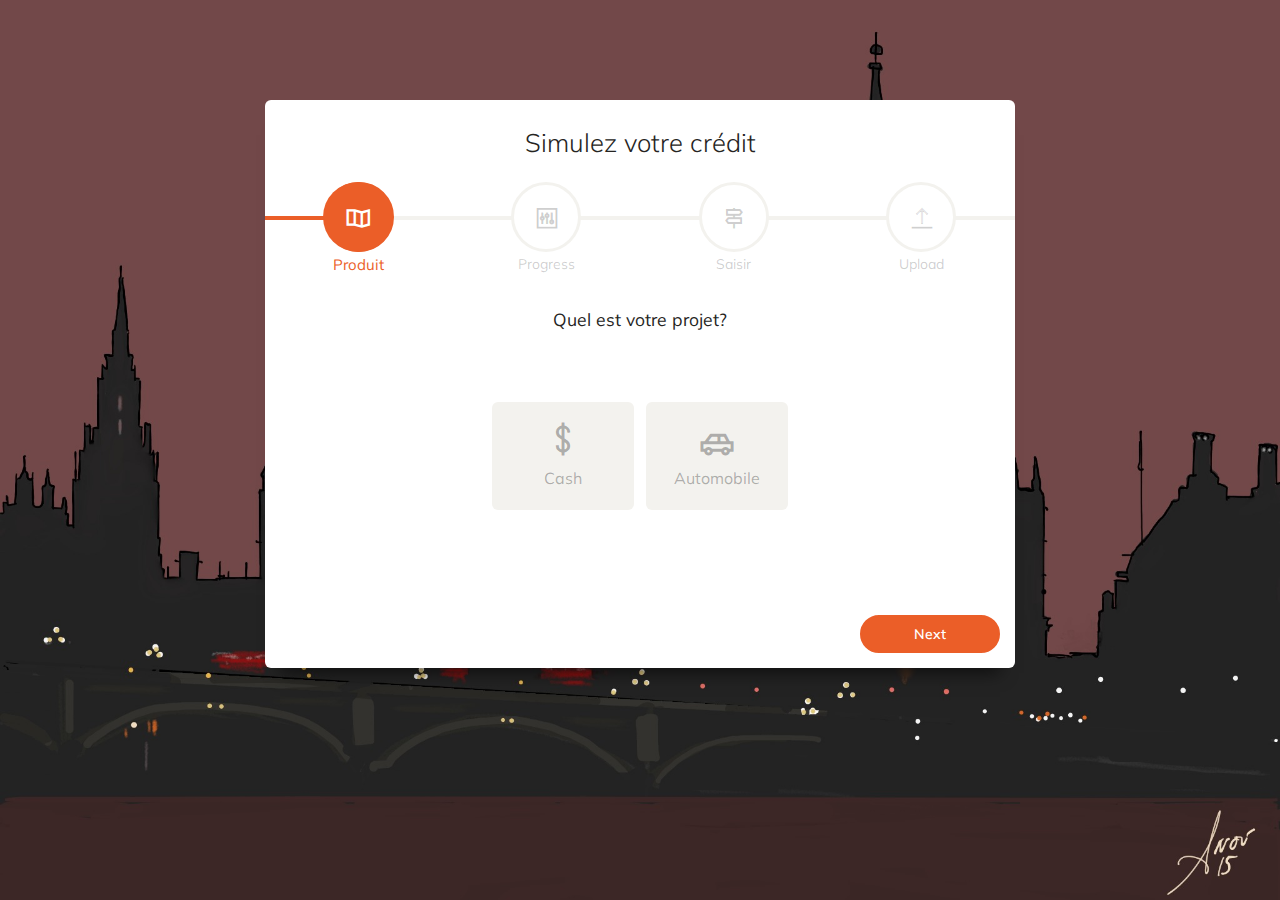
<file: index.html>
<!doctype html>
<html lang="en">

<head>
	<meta charset="utf-8" />
	<meta http-equiv="X-UA-Compatible" content="IE=edge,chrome=1" />
	<link rel="apple-touch-icon" sizes="76x76" href="assets/img/apple-icon.png" />
	<link rel="icon" type="image/png" href="assets/img/favicon.png" />
	<title>Salafin</title>

	<meta content='width=device-width, initial-scale=1.0, maximum-scale=1.0, user-scalable=0' name='viewport' />
	<meta name="viewport" content="width=device-width" />

	<!-- Canonical SEO -->
	<link rel="canonical" href="https://www.creative-tim.com/product/paper-bootstrap-wizard" />

	<meta name="keywords"
		content="wizard, bootstrap wizard, creative tim, long forms, 3 step wizard, sign up wizard, beautiful wizard, long forms wizard, wizard with validation, paper design, paper wizard bootstrap, bootstrap paper wizard">
	<meta name="description"
		content="Paper Bootstrap Wizard is a fully responsive wizard that is inspired by our famous Paper Kit  and comes with 3 useful examples and 5 colors.">

	<!-- Schema.org markup for Google+ -->
	<meta itemprop="name" content="Paper Bootstrap Wizard by Creative Tim">
	<meta itemprop="description"
		content="Paper Bootstrap Wizard is a fully responsive wizard that is inspired by our famous Paper Kit  and comes with 3 useful examples and 5 colors.">
	<meta itemprop="image" content="https://s3.amazonaws.com/creativetim_bucket/products/49/opt_pbw_thumbnail.jpg">


	<!-- CSS Files -->
	<!-- <link rel="stylesheet" href="https://stackpath.bootstrapcdn.com/bootstrap/4.4.1/css/bootstrap.min.css" integrity="sha384-Vkoo8x4CGsO3+Hhxv8T/Q5PaXtkKtu6ug5TOeNV6gBiFeWPGFN9MuhOf23Q9Ifjh" crossorigin="anonymous"> -->
	<link href="assets/css/bootstrap.min.css" rel="stylesheet" />
	<link href="assets/css/paper-bootstrap-wizard.css" rel="stylesheet" />
	<link rel="stylesheet" href="rangestyle.css">

	<!-- CSS Just for demo purpose, don't include it in your project -->
	<link href="assets/css/demo.css" rel="stylesheet" />

	<!-- Fonts and Icons -->
	<link href="https://netdna.bootstrapcdn.com/font-awesome/4.4.0/css/font-awesome.css" rel="stylesheet">
	<link href='https://fonts.googleapis.com/css?family=Muli:400,300' rel='stylesheet' type='text/css'>
	<link href="assets/css/themify-icons.css" rel="stylesheet">
</head>

<body>
 
	<div class="image-container set-full-height" style="background-image: url('assets/img/paper-2.jpeg')">

		<!--   Big container   -->
		<div class="container">
			<div class="row">
				<div class="col-sm-8 col-sm-offset-2">

					<!--      Wizard container        -->
					<div class="wizard-container">
						<div class="card wizard-card" data-color="red" id="wizard">
							<form action="" method="">
								<!--        You can switch " data-color="green" "  with one of the next bright colors: "blue", "azure", "orange", "red"       -->

								<div class="wizard-header">
									<h3 class="wizard-title">Simulez votre crédit</h3>
								</div>
								<div class="wizard-navigation">
									<div class="progress-with-circle">
										<div class="progress-bar" role="progressbar" aria-valuenow="1" aria-valuemin="1"
											aria-valuemax="4" style="width: 15%;"></div>
									</div>
									<ul>
										<li>
											<a href="#tap1" data-toggle="tab">
												<div class="icon-circle">
													<i class="ti-map"></i>
												</div>
												Produit
											</a>
										</li>
										<li>
											<a href="#tap2" data-toggle="tab">
												<div class="icon-circle">
													<i class="ti-panel"></i>
												</div>

												Progress
											</a>
										</li>
										<li>
											<a href="#tap3" data-toggle="tab">
												<div class="icon-circle">
													<i class="ti-direction-alt"></i>
												</div>
												Saisir
											</a>
										</li>
										<li>
											<a href="#tap4" data-toggle="tab">
												<div class="icon-circle">
													<i class="ti-upload"></i>
												</div>
												Upload
											</a>
										</li>

										</li>
									</ul>
								</div>
								<div class="tab-content">
									<div class="tab-pane" id="tap1">
										<h5 class="info-text">Quel est votre projet? </h5>
										<div class="row">
											<div class="col-sm-8 col-sm-offset-2">
												<div class="col-sm-4 col-sm-offset-2">
													<div class="choice" data-toggle="wizard-checkbox">
														<input type="checkbox" name="jobb" value="Design">
														<div class="card card-checkboxes card-hover-effect">
															<i class="ti-money"></i>
															<p>Cash</p>
														</div>
													</div>
												</div>
												<div class="col-sm-4">
													<div class="choice" data-toggle="wizard-checkbox">
														<input type="checkbox" name="jobb" value="Design">
														<div class="card card-checkboxes card-hover-effect">
															<i class="ti-car"></i>
															<p>Automobile</p>
														</div>
													</div>
												</div>
											</div>
										</div>
									</div>
									<div class="tab-pane" id="tap2">
										<div class="row">

											<div class="form-group  mr-tp2">

												<div class="form-group">
													 
													<select class="form-control" id="exampleFormControlSelect1">
														<option disabled="" selected="">- Dites-nous qui vous êtes -</option>
														<option>Fonctionnaire</option>
														<option>Salarié </option>
													</select>
												  </div>
											 
											</div>


											<div class="col-sm-12">
												<div class="vertically-stacked-slider">
													<label for="exampleFormControlSelect1">MONTANT SOUHAITÉ </label>
													<label for="" class="elem-right" > 0.00 <span></span> dh</label>
													<input type="range" value="25">
												</div>
												<div class="vertically-stacked-slider">
													<label for=""> MENSUALITÉ</label>
													<label for="" class="elem-right" > 0.00<span></span> dh</label>
													<input type="range" value="25">
												</div>
												<div class="vertically-stacked-slider">
													<label class="col-ms-9" > OU DURÉE</label>
													<label for="" class="elem-right" > <span></span> moins</label>
													<input type="range" value="25">
												</div>
											</div>

										</div>
									</div>

									<div class="tab-pane" id="tap3">

										<div class="row">
											<div class="mr-tp2">
												<div class="form-group">
													<label>Crédit en cour</label>
													<input type="text" class="form-control" id="exampleInputEmail1"
														placeholder="Ex : 1000">
												</div>
											</div>

											<div class="mr-tp2">
												<div class="form-group">
													<label>Nombre de personne </label>
													<select class="form-control">
														<option disabled="" selected="">- 0 -</option>
														<option>1</option>
														<option>2</option>
														<option>3</option>
														<option>4</option>
														<option>5</option>
														<option>7</option>
														<option>8</option>
														<option>9</option>
														<option>10</option>

													</select>
												</div>
											</div>
											<div class="mr-tp2">
												<div class="form-group">
													<label>Rien!!</label>
													<input type="text" class="form-control" id="exampleInputEmail1"
														placeholder="rien §§§§">
												</div>
											</div>
											<div class="mr-tp2">
												<div class="form-group">
													<label>Rien!!</label>
													<input type="text" class="form-control" id="exampleInputEmail1"
														placeholder="rien §§§§">
												</div>
											</div>
										</div>
									</div>
									<div class="tab-pane" id="tap4">
										<div class="row">
											<div class="mr-tp2">
												<div class="form-group">
													<input type="file" id="real-file"  accept="image/*"
														class="invisible" />
													<button class="col-sm-5 col-sm-offset-2" type="button" id="custom-button">TAKE A PICTURE</button>
													<span id="custom-text">No file chosen, yet.</span>
												</div>

											</div>
											<div class="mr-tp2">
												<div class="form-group">
													<input type="file" id="real-file"  accept=".pdf"
														class="invisible" />
													<button class="col-sm-5 col-sm-offset-2" type="button" id="custom-button">CHOOSE A FILE</button>
													<span id="custom-text">No file chosen, yet.</span>
												</div>

											</div>




										</div>
									</div>
								</div>


								<!-- button  -->
								<div class="wizard-footer">
									<div class="pull-right">
										<input type='button' class='btn btn-next btn-fill btn-danger btn-wd' name='next'
											value='Next' />
										<input type='button' class='btn btn-finish btn-fill btn-danger btn-wd'
											name='finish' value='Finish' />
									</div>

									<div class="pull-left">
										<input type='button' class='btn btn-previous btn-default btn-wd' name='previous'
											value='Previous' />
									</div>
									<div class="clearfix"></div>
								</div>

							</form>
						</div>
					</div> <!-- wizard container -->
				</div>
			</div> <!-- row -->
		</div> <!--  big container -->



	</div>
 

</body>

<!--   Core JS Files   -->
<script src="assets/js/jquery-2.2.4.min.js" type="text/javascript"></script>
<script src="assets/js/bootstrap.min.js" type="text/javascript"></script>
<script src="assets/js/jquery.bootstrap.wizard.js" type="text/javascript"></script>

<!--  Plugin for the Wizard -->
<script src="assets/js/demo.js" type="text/javascript"></script>
<script src="assets/js/paper-bootstrap-wizard.js" type="text/javascript"></script>

<!--  More information about jquery.validate here: https://jqueryvalidation.org/	 -->
<script src="assets/js/jquery.validate.min.js" type="text/javascript"></script>

 
</html>
</file>
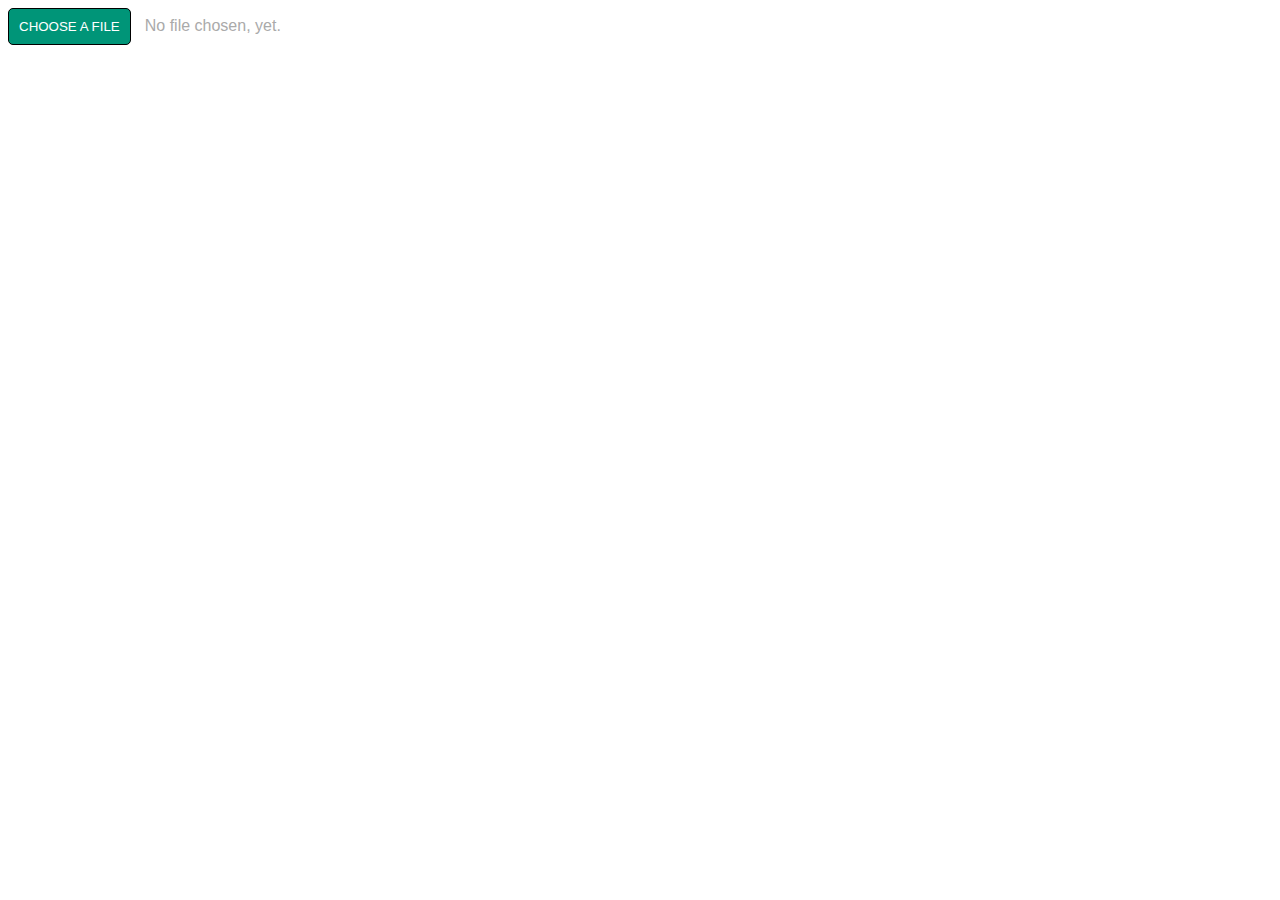
<file: input.html>
<!DOCTYPE html>
<html lang="en">

<head>
    <meta charset="UTF-8" />
    <meta http-equiv="X-UA-Compatible" content="IE=edge" />
    <meta name="viewport" content="width=device-width, initial-scale=1.0" />
    <title>Document</title>
    <style>
        #custom-button {
            padding: 10px;
            color: white;
            background-color: #009578;
            border: 1px solid #000;
            border-radius: 5px;
            cursor: pointer;
        }

        #custom-button:hover {
            background-color: #00b28f;
        }

        #custom-text {
            margin-left: 10px;
            font-family: sans-serif;
            color: #aaa;
        }
    </style>


</head>

<body>
    <input type="file" id="real-file" hidden="hidden"  accept=".pdf"/>
    <button type="button" id="custom-button">CHOOSE A FILE</button>
    <span id="custom-text">No file chosen, yet.</span>

    <script>
        const realFileBtn = document.getElementById("real-file");
        const customBtn = document.getElementById("custom-button");
        const customTxt = document.getElementById("custom-text");

        customBtn.addEventListener("click", function () {
            realFileBtn.click();
        });

        realFileBtn.addEventListener("change", function () {
            if (realFileBtn.value) {
                customTxt.innerHTML = realFileBtn.value.match(
                    /[\/\\]([\w\d\s\.\-\(\)]+)$/
                )[1];
            } else {
                customTxt.innerHTML = "No file chosen, yet.";
            }
        });
    </script>
</body>

</html>
</file>
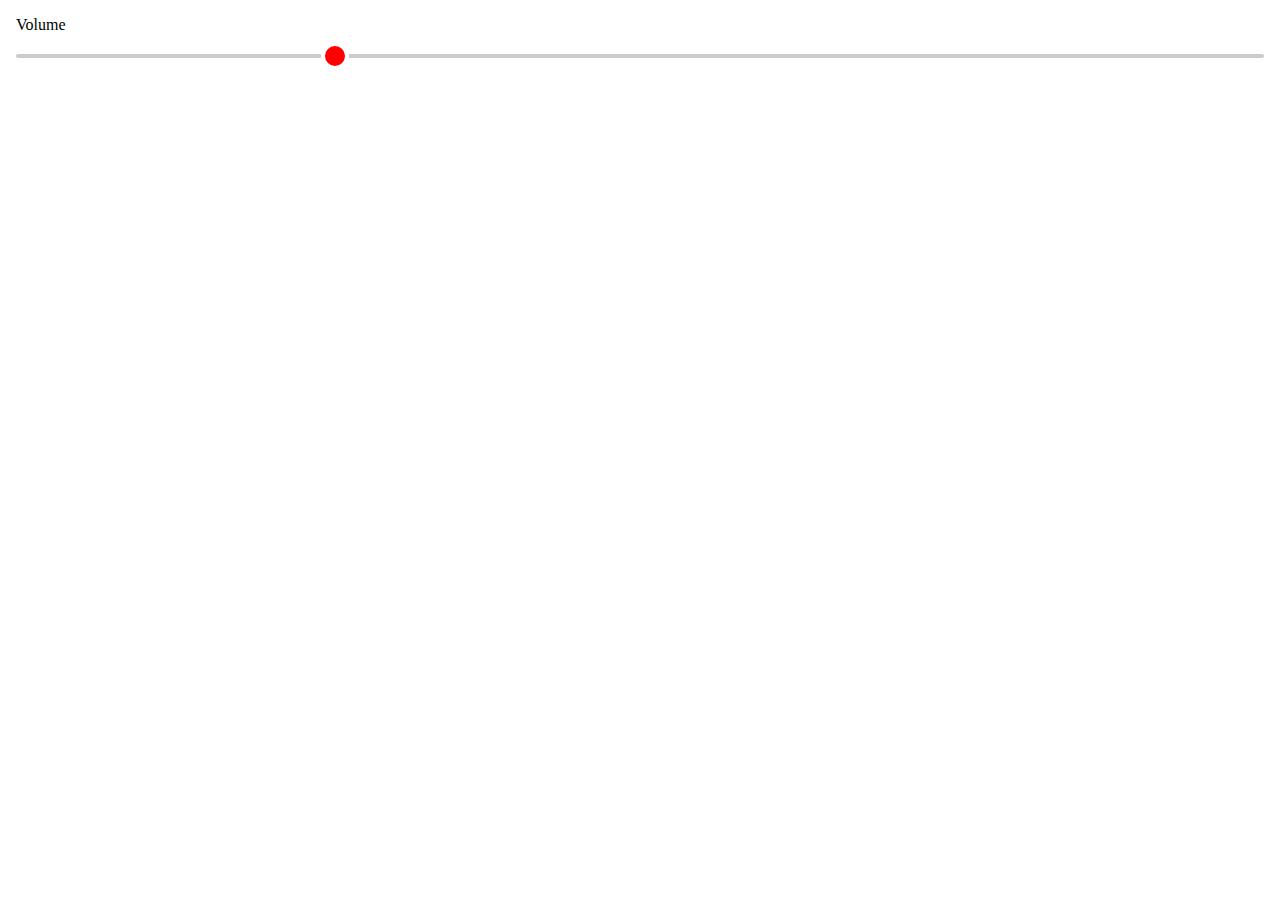
<file: test.html>
<!DOCTYPE html>
<html lang="en">
  <head>
    <meta charset="UTF-8" />
    <meta http-equiv="X-UA-Compatible" content="IE=edge" />
    <meta name="viewport" content="width=device-width, initial-scale=1.0" />
    <title>Document</title>

    <style>
        /*
    thumbHeight = 20px,
    thumbBorderWidth = 4px,
    trackColor = #ccc,
    activeTrackColor = #777,
    trackHeight = 4px,
    thumbColor = red,
    activeThumbColor = darkOrange
  */

input[type="range"] {
    width: 100%;
    height: 28px; /* thumbHeight + (2 x thumbBorderWidth)*/
    -webkit-appearance: none; /*remove the line*/
    outline: none;
    /*background-color:cyan;*/
    border: 0; /*for firefox on android*/
    padding: 0 8px; /*for IE*/
    margin: 8px 0;
}

/*chrome and opera*/
input[type="range"]::-webkit-slider-runnable-track {
    background: #ccc; /*trackColor*/
    height: 4px; /*trackHeight*/
    border-radius: 4px; /*trackHeight*/
    transition: 0.3s;
}

input[type="range"]:hover::-webkit-slider-runnable-track,
input[type="range"]:focus::-webkit-slider-runnable-track {
    background: #777; /*activeTrackColor*/
}

input[type="range"]::-webkit-slider-thumb {
    -webkit-appearance: none;
    background: red; /*thumbColor*/
    width: 28px; /* thumbHeight + (2 x thumbBorderWidth)*/
    height: 28px; /* thumbHeight + (2 x thumbBorderWidth)*/
    border-radius: 50%;
    margin-top: -12px; /* -[thumbHeight + (2 x thumbBorderWidth) - trackHeight]/2*/
    cursor: pointer;
    border: 4px solid #fff; /*border-width should be equal to thumbBorderWidth if you want same border width across all browsers and border-color should match the background*/
    transition: 0.3s;
}

input[type="range"]:hover::-webkit-slider-thumb,
input[type="range"]:focus::-webkit-slider-thumb {
    background: darkOrange; /*activeThumbColor*/
}

/*firefox*/
input[type="range"]::-moz-focus-outer {
    border: 0;
}

input[type="range"]::-moz-range-track {
    background: #ccc; /*trackColor*/
    height: 4px; /*trackHeight*/
    border-radius: 4px; /*trackHeight*/
    /*background isn't animatable, so can't use transition*/
}

input[type="range"]:hover::-moz-range-track,
input[type="range"]:focus::-moz-range-track {
    background: #777; /*activeTrackColor*/
}

input[type="range"]::-moz-range-thumb {
    background: red; /*thumbColor*/
    width: 20px; /*thumbHeight*/
    height: 20px; /*thumbHeight*/
    border-radius: 50%;
    cursor: pointer;
    border: 4px solid #fff; /*border-width = thumbBorderWidth, border-color should match the background*/
}

input[type="range"]:hover::-moz-range-thumb,
input[type="range"]:focus::-moz-range-thumb {
    background: darkOrange; /*activeThumbColor*/
}

input[type="range"]::-moz-range-progress {
    background: red; /*thumbColor*/
    border-radius: 4px; /*trackHeight*/
    height: 4px; /*trackHeight*/
}

input[type="range"]:hover::-moz-range-progress,
input[type="range"]:focus::-moz-range-progress {
    background: darkOrange; /*activeThumbColor*/
}

/*edge and IE*/
input[type="range"]::-ms-track {
    background: #ccc; /*trackColor*/
    height: 4px; /*trackHeight*/
    border-radius: 4px; /*trackHeight*/
    border: none;
    color: transparent;
}

input[type="range"]:hover::-ms-track,
input[type="range"]:focus::-ms-track {
    background: #777; /*activeTrackColor*/
}

input[type="range"]::-ms-thumb {
    background: red; /*thumbColor*/
    width: 20px; /*thumbHeight*/
    height: 20px; /*thumbHeight*/
    border-radius: 50%;
    border: none;
    margin: 0 4px 0; /*0 thumbBorderWidth 0*/
    box-shadow: 0 0 0 4px #fff; /*0 0 0 thumbBorderWidth #fff, box-shadow color should match the background*/
    /*cursor:pointer; doesn't work*/
}

input[type="range"]:hover::-ms-thumb,
input[type="range"]:focus::-ms-thumb {
    background: darkOrange; /*activeThumbColor*/
}

input[type="range"]::-ms-tooltip {
    display: none; /*tooltip makes thumb sliding lagy*/
}

input[type="range"]::-ms-fill-lower {
    background: red; /*thumbColor*/
    border-radius: 4px; /*trackHeight*/
}

input[type="range"]:hover::-ms-fill-lower,
input[type="range"]:focus::-ms-fill-lower {
    background: darkOrange; /*activeThumbColor*/
}

.vertically-stacked-slider {
    padding: 8px;
}

.vertically-stacked-slider > input[type="range"] {
    padding: 0;
}

.horizontally-stacked-slider {
    display: flex;
    align-items: center;
}

 

.horizontally-stacked-slider > input[type="range"] {
    flex: 1;
}



    </style>
  </head>
 
  <body>
 
    

    <div class="vertically-stacked-slider">
        Volume
        <input type="range" value="25">
    </div>
    
  
    
  
    
  </body>
</html>
</file>
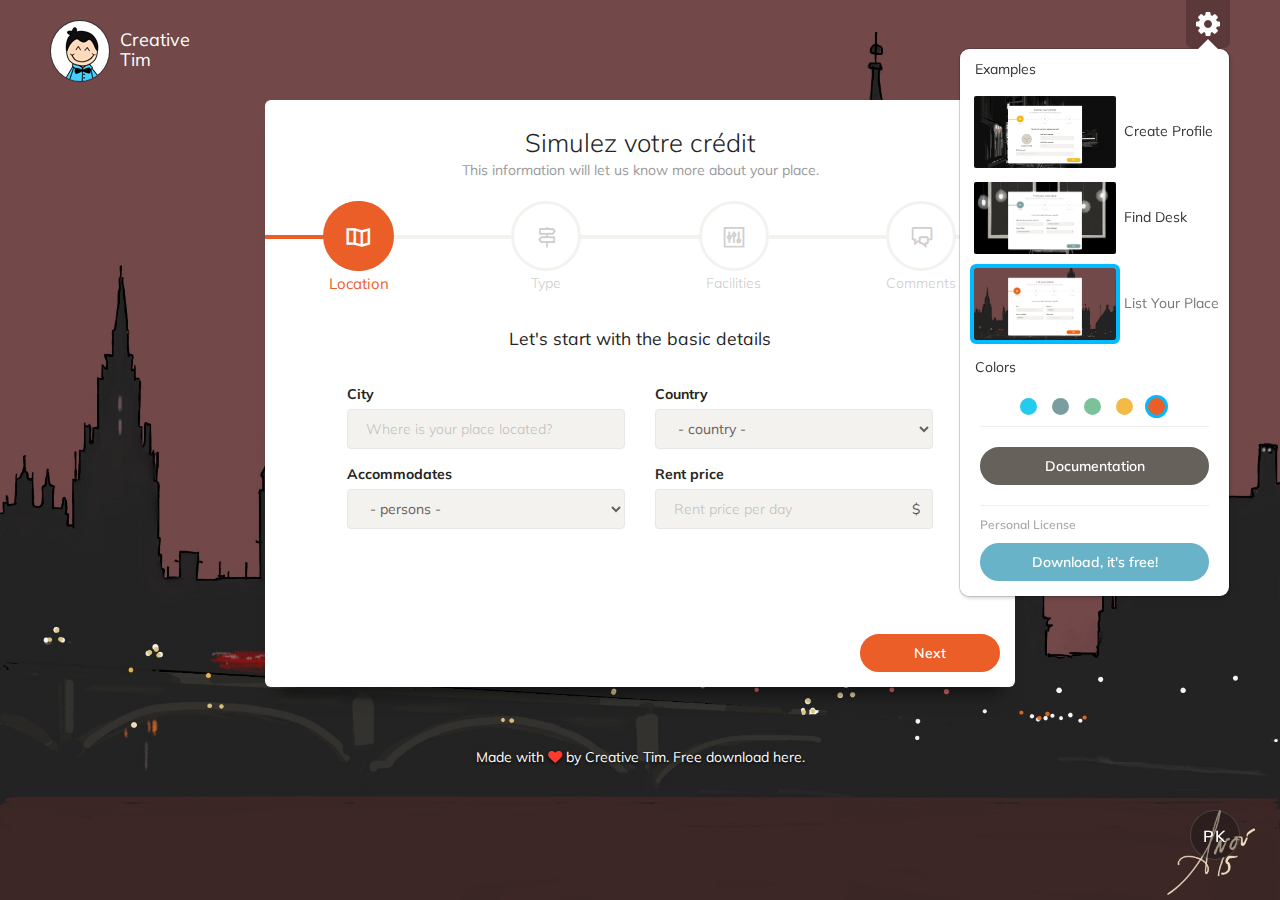
<file: wizard-list-place.html>
<!doctype html>
<html lang="en">
<head>
	<meta charset="utf-8" />
	<meta http-equiv="X-UA-Compatible" content="IE=edge,chrome=1" />
	<link rel="apple-touch-icon" sizes="76x76" href="assets/img/apple-icon.png" />
	<link rel="icon" type="image/png" href="assets/img/favicon.png" />
	<title>Paper Bootstrap Wizard by Creative Tim | Free Bootstrap Wizard</title>

	<meta content='width=device-width, initial-scale=1.0, maximum-scale=1.0, user-scalable=0' name='viewport' />
    <meta name="viewport" content="width=device-width" />

	<!-- Canonical SEO -->
    <link rel="canonical" href="https://www.creative-tim.com/product/paper-bootstrap-wizard"/>

    <meta name="keywords" content="wizard, bootstrap wizard, creative tim, long forms, 3 step wizard, sign up wizard, beautiful wizard, long forms wizard, wizard with validation, paper design, paper wizard bootstrap, bootstrap paper wizard">
    <meta name="description" content="Paper Bootstrap Wizard is a fully responsive wizard that is inspired by our famous Paper Kit  and comes with 3 useful examples and 5 colors.">

    <!-- Schema.org markup for Google+ -->
    <meta itemprop="name" content="Paper Bootstrap Wizard by Creative Tim">
    <meta itemprop="description" content="Paper Bootstrap Wizard is a fully responsive wizard that is inspired by our famous Paper Kit  and comes with 3 useful examples and 5 colors.">
    <meta itemprop="image" content="https://s3.amazonaws.com/creativetim_bucket/products/49/opt_pbw_thumbnail.jpg">

    <!-- Twitter Card data -->
    <meta name="twitter:card" content="summary_large_image">
    <meta name="twitter:site" content="@creativetim">
    <meta name="twitter:title" content="Paper Bootstrap Wizard by Creative Tim">
    <meta name="twitter:description" content="Paper Bootstrap Wizard is a fully responsive wizard that is inspired by our famous Paper Kit  and comes with 3 useful examples and 5 colors.">
    <meta name="twitter:creator" content="@creativetim">
    <meta name="twitter:image" content="https://s3.amazonaws.com/creativetim_bucket/products/49/opt_pbw_thumbnail.jpg">

    <!-- Open Graph data -->
    <meta property="og:title" content="Paper Bootstrap Wizard by Creative Tim | Free Boostrap Wizard" />
    <meta property="og:type" content="article" />
    <meta property="og:url" content="https://demos.creative-tim.com/paper-bootstrap-wizard/wizard-list-place.html" />
    <meta property="og:image" content="https://s3.amazonaws.com/creativetim_bucket/products/49/opt_pbw_thumbnail.jpg" />
    <meta property="og:description" content="Paper Bootstrap Wizard is a fully responsive wizard that is inspired by our famous Paper Kit  and comes with 3 useful examples and 5 colors." />
    <meta property="og:site_name" content="Creative Tim" />

	<!-- CSS Files -->
    <link href="assets/css/bootstrap.min.css" rel="stylesheet" />
	<link href="assets/css/paper-bootstrap-wizard.css" rel="stylesheet" />

	<!-- CSS Just for demo purpose, don't include it in your project -->
	<link href="assets/css/demo.css" rel="stylesheet" />

	<!-- Fonts and Icons -->
    <link href="https://netdna.bootstrapcdn.com/font-awesome/4.4.0/css/font-awesome.css" rel="stylesheet">
	<link href='https://fonts.googleapis.com/css?family=Muli:400,300' rel='stylesheet' type='text/css'>
	<link href="assets/css/themify-icons.css" rel="stylesheet">
	<!-- Google Tag Manager -->
	<script>(function(w,d,s,l,i){w[l]=w[l]||[];w[l].push({'gtm.start':
	new Date().getTime(),event:'gtm.js'});var f=d.getElementsByTagName(s)[0],
	j=d.createElement(s),dl=l!='dataLayer'?'&l='+l:'';j.async=true;j.src
	'https://www.googletagmanager.com/gtm.js?id='+i+dl;f.parentNode.insertBefore(j,f);
	})(window,document,'script','dataLayer','GTM-NKDMSK6');</script>
	<!-- End Google Tag Manager -->
	</head>

	<body>
		<!-- Google Tag Manager (noscript) -->
	<noscript><iframe src="https://www.googletagmanager.com/ns.html?id=GTM-NKDMSK6"
	height="0" width="0" style="display:none;visibility:hidden"></iframe></noscript>
	<!-- End Google Tag Manager (noscript) -->
	<div class="image-container set-full-height" style="background-image: url('assets/img/paper-2.jpeg')">
	    <!--   Creative Tim Branding   -->
	    <a href="https://creative-tim.com">
	         <div class="logo-container">
	            <div class="logo">
	                <img src="assets/img/new_logo.png">
	            </div>
	            <div class="brand">
	                Creative Tim
	            </div>
	        </div>
	    </a>

		<!--  Made With Paper Kit  -->
		<a href="https://demos.creative-tim.com/paper-kit" class="made-with-pk">
			<div class="brand">PK</div>
			<div class="made-with">Made with <strong>Paper Kit</strong></div>
		</a>

	    <!--   Big container   -->
	    <div class="container">
	        <div class="row">
		        <div class="col-sm-8 col-sm-offset-2">

		            <!--      Wizard container        -->
		            <div class="wizard-container">
		                <div class="card wizard-card" data-color="red" id="wizard">
		                <form action="" method="">
		                <!--        You can switch " data-color="green" "  with one of the next bright colors: "blue", "azure", "orange", "red"       -->

		                    	<div class="wizard-header">
		                        	<h3 class="wizard-title">Simulez votre crédit</h3>
		                        	<p class="category">This information will let us know more about your place.</p>
		                    	</div>
								<div class="wizard-navigation">
									<div class="progress-with-circle">
									    <div class="progress-bar" role="progressbar" aria-valuenow="1" aria-valuemin="1" aria-valuemax="4" style="width: 15%;"></div>
									</div>
									<ul>
			                            <li>
											<a href="#location" data-toggle="tab">
												<div class="icon-circle">
													<i class="ti-map"></i>
												</div>
												Location
											</a>
										</li>
			                            <li>
											<a href="#type" data-toggle="tab">
												<div class="icon-circle">
													<i class="ti-direction-alt"></i>
												</div>
												Type
											</a>
										</li>
			                            <li>
											<a href="#facilities" data-toggle="tab">
												<div class="icon-circle">
													<i class="ti-panel"></i>
												</div>
												Facilities
											</a>
										</li>
			                            <li>
											<a href="#description" data-toggle="tab">
												<div class="icon-circle">
													<i class="ti-comments"></i>
												</div>
												Comments
											</a>
										</li>
			                        </ul>
								</div>
		                        <div class="tab-content">
		                            <div class="tab-pane" id="location">
		                            	<div class="row">
		                                	<div class="col-sm-12">
		                                    	<h5 class="info-text"> Let's start with the basic details</h5>
		                            		</div>
		                                	<div class="col-sm-5 col-sm-offset-1">
		                                    	<div class="form-group">
		                                        	<label>City</label>
		                                        	<input type="text" class="form-control" id="exampleInputEmail1" placeholder="Where is your place located?">
		                                    	</div>
		                                	</div>
		                                	<div class="col-sm-5">
		                                    	<div class="form-group">
		                                            <label>Country</label><br>
		                                            <select name="country" class="form-control">
		                                                <option disabled="" selected="">- country -</option>
		                                                <option value="Afghanistan"> Afghanistan </option>
		                                                <option value="Albania"> Albania </option>
		                                                <option value="Algeria"> Algeria </option>
		                                                <option value="American Samoa"> American Samoa </option>
		                                                <option value="Andorra"> Andorra </option>
		                                                <option value="Angola"> Angola </option>
		                                                <option value="Anguilla"> Anguilla </option>
		                                                <option value="Antarctica"> Antarctica </option>
		                                                <option value="...">...</option>
		                                            </select>
		                                        </div>
		                                	</div>
		                                	<div class="col-sm-5 col-sm-offset-1">
		                                    	<div class="form-group">
		                                        	<label>Accommodates</label>
		                                        	<select class="form-control">
			                                            <option disabled="" selected="">- persons -</option>
			                                            <option>1 Person</option>
			                                            <option>2 Persons </option>
			                                            <option>3 Persons</option>
			                                            <option>4 Persons</option>
			                                            <option>5 Persons</option>
			                                            <option>6+ Persons</option>
		                                        	</select>
		                                    	</div>
		                                	</div>
		                                	<div class="col-sm-5">
		                                    	<div class="form-group">
		                                        	<label>Rent price</label>
		                                        	<div class="input-group">
		                                            	<input type="text" class="form-control" placeholder="Rent price per day">
		                                            	<span class="input-group-addon">$</span>
		                                        	</div>
		                                    	</div>
		                                	</div>
		                            	</div>
		                            </div>
		                            <div class="tab-pane" id="type">
		                                <h5 class="info-text">What type of location do you have? </h5>
		                                <div class="row">
		                                    <div class="col-sm-8 col-sm-offset-2">
		                                        <div class="col-sm-4 col-sm-offset-2">
													<div class="choice" data-toggle="wizard-checkbox">
		                                                <input type="checkbox" name="jobb" value="Design">
		                                                <div class="card card-checkboxes card-hover-effect">
		                                                    <i class="ti-home"></i>
															<p>Home</p>
		                                                </div>
		                                            </div>
		                                        </div>
		                                        <div class="col-sm-4">
													<div class="choice" data-toggle="wizard-checkbox">
		                                                <input type="checkbox" name="jobb" value="Design">
		                                                <div class="card card-checkboxes card-hover-effect">
		                                                    <i class="ti-package"></i>
															<p>Apartment</p>
		                                                </div>
		                                            </div>
		                                        </div>
		                                    </div>
		                                </div>
		                            </div>
		                            <div class="tab-pane" id="facilities">
		                                <h5 class="info-text">Tell us more about facilities. </h5>
		                                <div class="row">
		                                    <div class="col-sm-5 col-sm-offset-1">
		                                    	<div class="form-group">
		                                        	<label>Your place is good for</label>
		                                        	<select class="form-control">
			                                            <option disabled="" selected="">- type -</option>
			                                            <option>Business</option>
			                                            <option>Vacation </option>
			                                            <option>Work</option>
		                                        	</select>
		                                    	</div>
		                                    </div>
		                                    <div class="col-sm-5">
		                                    	<div class="form-group">
		                                        	<label>Is air conditioning included ?</label>
		                                        	<select class="form-control">
			                                            <option disabled="" selected="">- response -</option>
			                                            <option>Yes</option>
			                                            <option>No </option>
		                                        	</select>
		                                    	</div>
		                                    </div>
		                                    <div class="col-sm-5 col-sm-offset-1">
		                                    	<div class="form-group">
		                                        	<label>Does your place have wi-fi?</label>
		                                        	<select class="form-control">
			                                            <option disabled="" selected="">- response -</option>
			                                            <option>Yes</option>
			                                            <option>No </option>
		                                        	</select>
		                                    	</div>
		                                    </div>
		                                    <div class="col-sm-5">
		                                    	<div class="form-group">
		                                        	<label>Is breakfast included?</label>
		                                        	<select class="form-control">
			                                            <option disabled="" selected="">- response -</option>
			                                            <option>Yes</option>
			                                            <option>No </option>
		                                        	</select>
		                                    	</div>
		                                    </div>
		                                </div>
		                            </div>
		                            <div class="tab-pane" id="description">
		                                <div class="row">
		                                    <h5 class="info-text"> Drop us a small description. </h5>
		                                    <div class="col-sm-6 col-sm-offset-1">
		                                        <div class="form-group">
		                                            <label>Place description</label>
		                                            <textarea class="form-control" placeholder="" rows="9"></textarea>
		                                        </div>
		                                    </div>
		                                    <div class="col-sm-4">
		                                        <div class="form-group">
		                                            <label>Example</label>
		                                            <p class="description">"The place is really nice. We use it every sunday when we go fishing. It is so awesome."</p>
		                                        </div>
		                                    </div>
		                                </div>
		                            </div>
		                        </div>
		                        <div class="wizard-footer">
	                            	<div class="pull-right">
	                                    <input type='button' class='btn btn-next btn-fill btn-danger btn-wd' name='next' value='Next' />
	                                    <input type='button' class='btn btn-finish btn-fill btn-danger btn-wd' name='finish' value='Finish' />
									</div>

	                                <div class="pull-left">
	                                    <input type='button' class='btn btn-previous btn-default btn-wd' name='previous' value='Previous' />
	                                </div>
	                                <div class="clearfix"></div>
		                        </div>
		                    </form>
		                </div>
		            </div> <!-- wizard container -->
		        </div>
	        </div> <!-- row -->
	    </div> <!--  big container -->

		<div class="footer">
	        <div class="container text-center">
	             Made with <i class="fa fa-heart heart"></i> by <a href="https://www.creative-tim.com">Creative Tim</a>. Free download <a href="https://www.creative-tim.com/product/paper-bootstrap-wizard">here.</a>
	        </div>
	    </div>
		<div class="fixed-plugin">
			<div class="dropdown open">
				<a href="#" data-toggle="dropdown">
					<i class="fa fa-cog fa-2x"> </i>
				</a>
				<ul class="dropdown-menu">
					<li class="header-title">Examples</li>
					<li>
						<a href="wizard-create-profile.html">
						   <img src="assets/img/wizard-create-profile.png">
						   Create Profile
						</a>
					</li>
					<li>
						<a href="wizard-find-desk.html">
						   <img src="assets/img/wizard-find-desk.png">
  						   Find Desk
						</a>
					</li>
					<li class="active">
						<a href="wizard-list-place.html">
						   <img src="assets/img/wizard-list-place.png">
						   List Your Place
						</a>
					</li>
					<li class="header-title">Colors</li>
					<li class="adjustments-line">
						<a href="javascript:void(0)" class="switch-trigger">
							<div class="text-center">
								<span class="badge filter badge-blue" data-color="blue"></span>
								<span class="badge filter badge-azure" data-color="azure"></span>
								<span class="badge filter badge-green" data-color="green"></span>
								<span class="badge filter badge-orange" data-color="orange"></span>
								<span class="badge filter badge-red active" data-color="red"></span>
							</div>
							<div class="clearfix"></div>
						</a>
					</li>
				   <li class="tutorial">
						<div class="text-center">
							<a href="documentation/elements.html" target="_blank" class="btn btn-default btn-fill btn-block">Documentation</a>
						</div>
					</li>
					<li class="license">
						Personal License
						<div class="text-center">
							<a href="https://www.creative-tim.com/product/paper-bootstrap-wizard" target="_blank" class="btn btn-info btn-fill btn-block">Download, it's free!</a>
						</div>
					</li>
				</ul>
			</div>
		</div>
	</div>

</body>

	<!--   Core JS Files   -->
	<script src="assets/js/jquery-2.2.4.min.js" type="text/javascript"></script>
	<script src="assets/js/bootstrap.min.js" type="text/javascript"></script>
	<script src="assets/js/jquery.bootstrap.wizard.js" type="text/javascript"></script>

	<!--  Plugin for the Wizard -->
	<script src="assets/js/demo.js" type="text/javascript"></script>
	<script src="assets/js/paper-bootstrap-wizard.js" type="text/javascript"></script>

	<!--  More information about jquery.validate here: https://jqueryvalidation.org/	 -->
	<script src="assets/js/jquery.validate.min.js" type="text/javascript"></script>

</html>
</file>
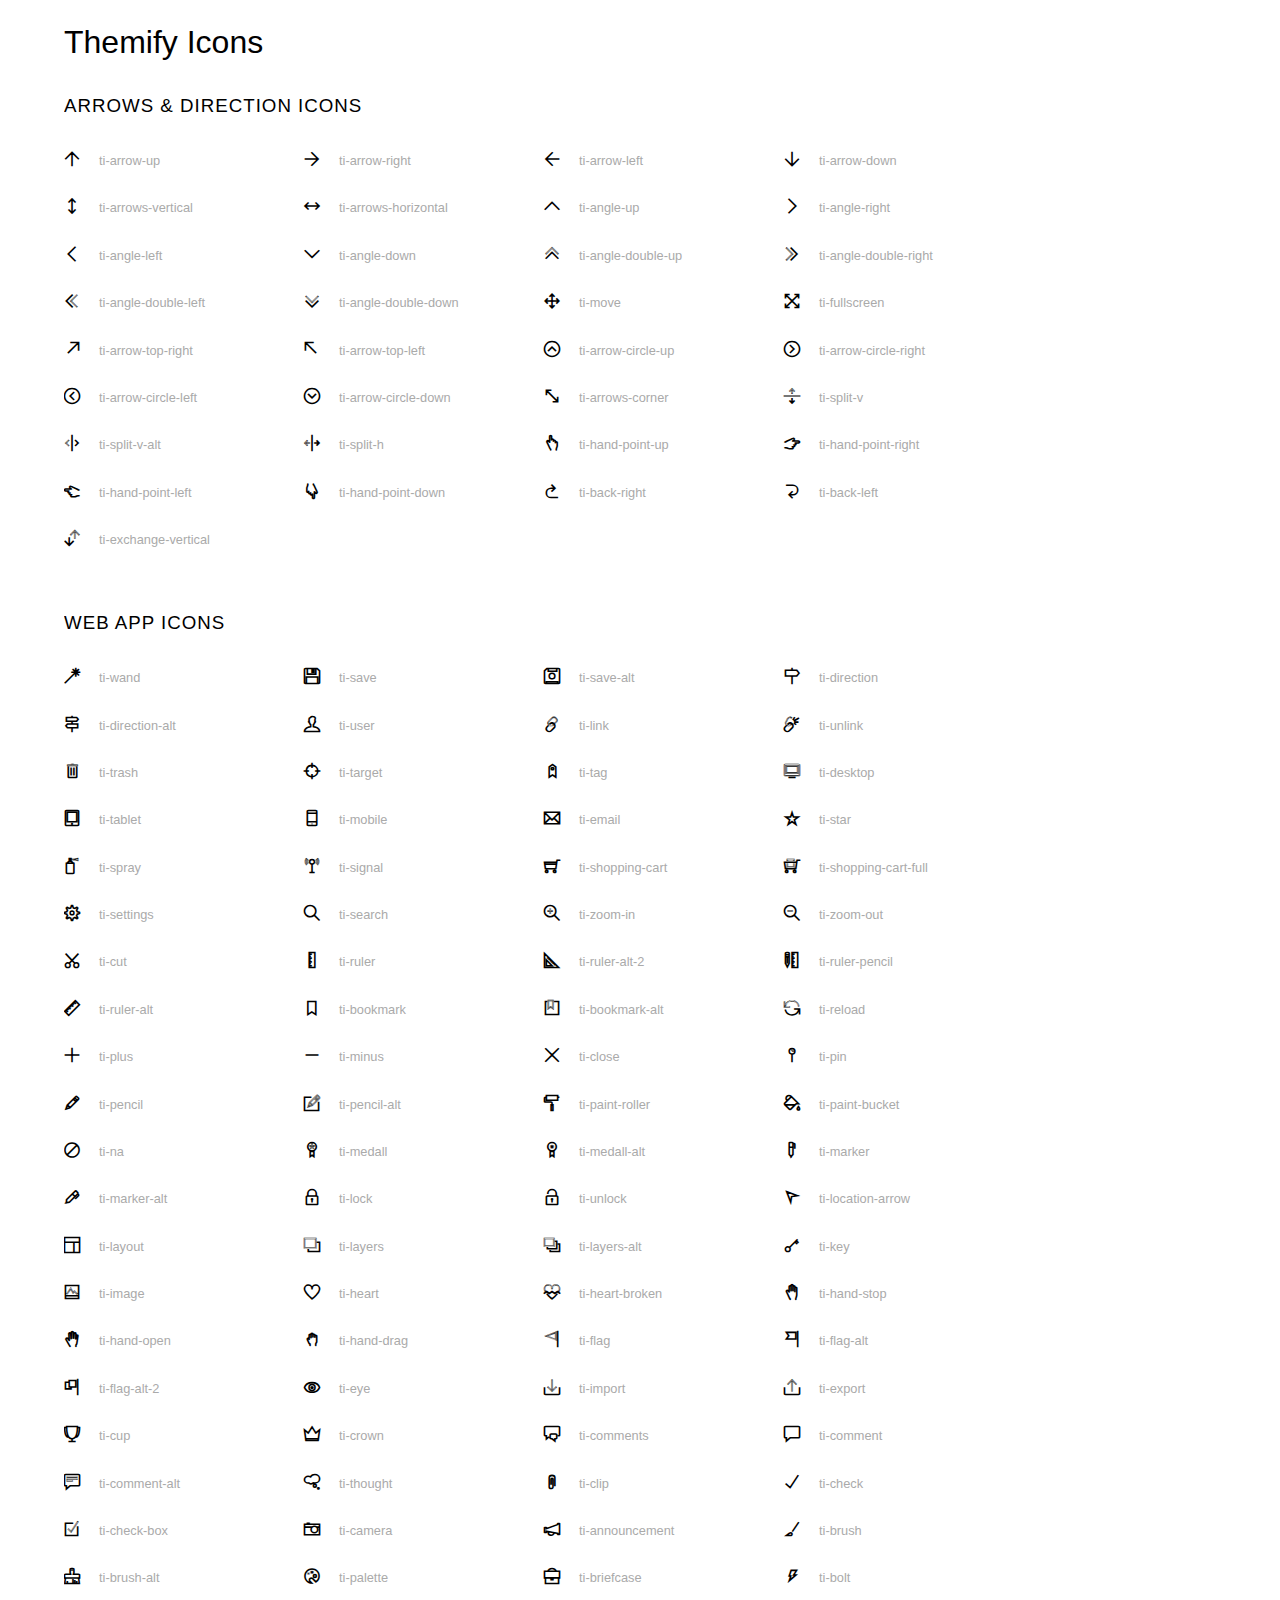
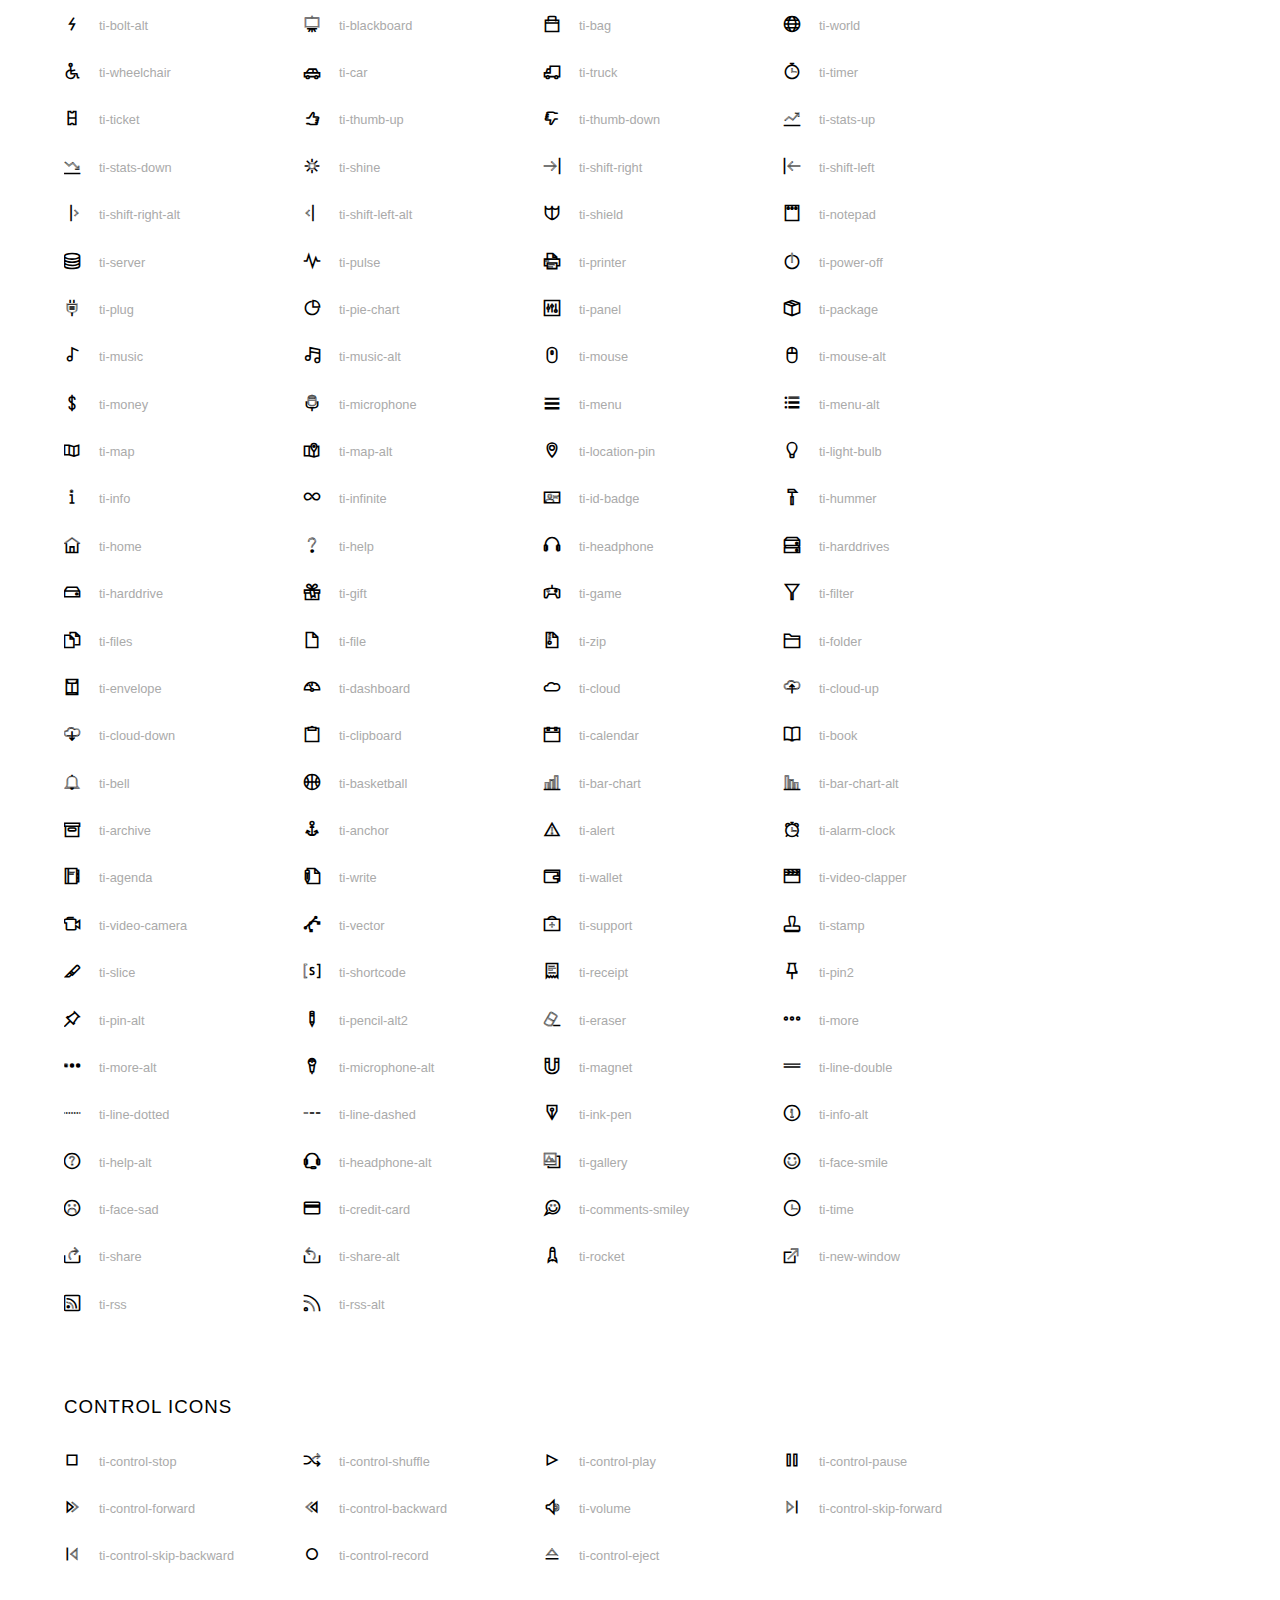
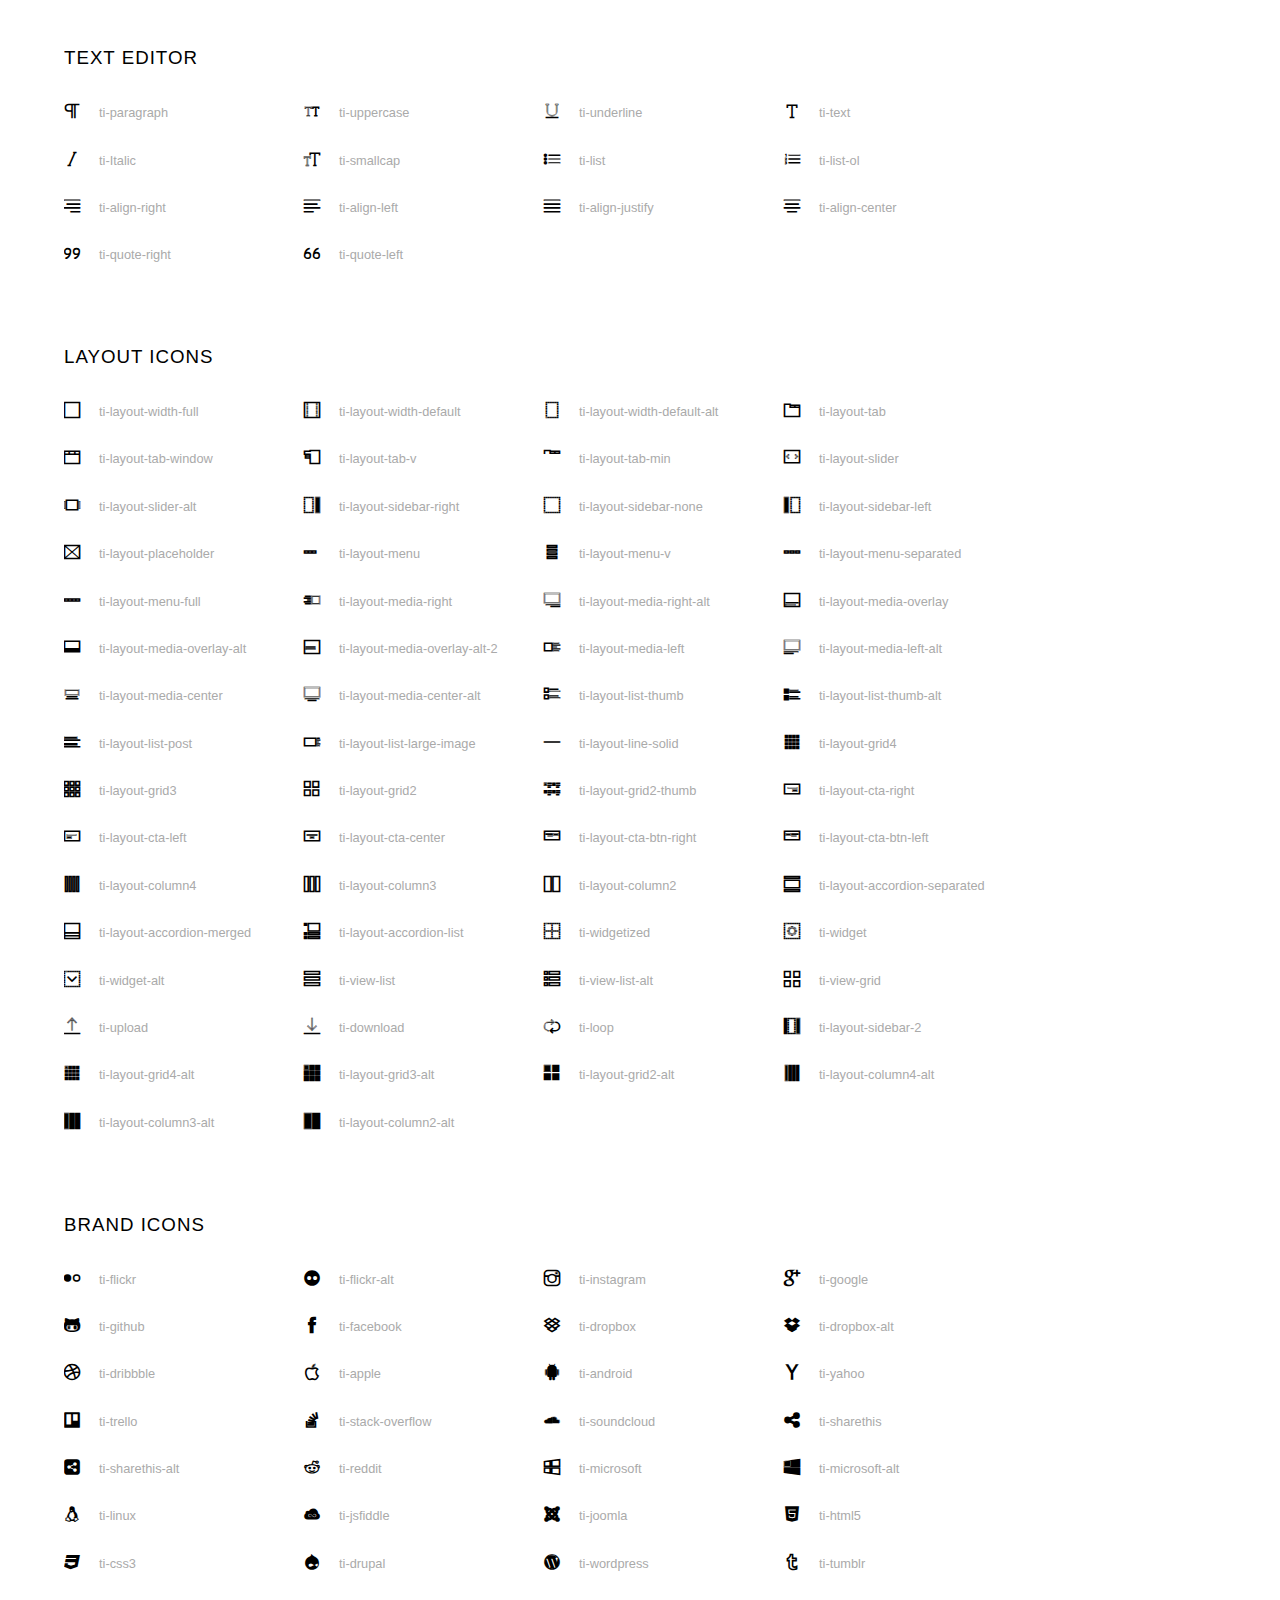
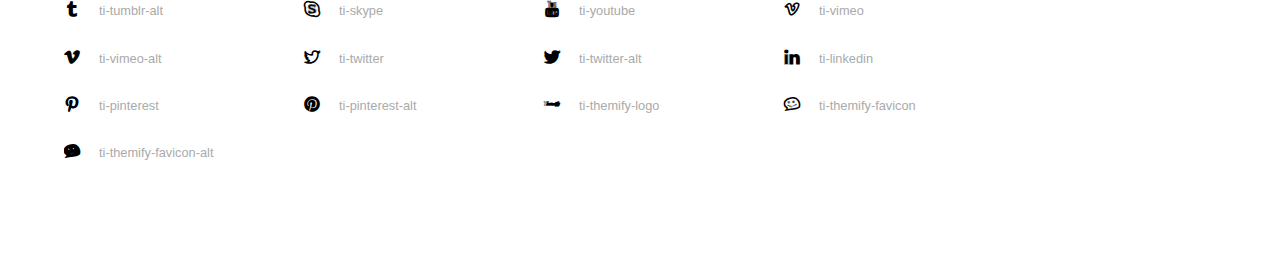
<file: documentation/themify-icons.html>
<!doctype html>
<html>
<head>
	<meta charset="utf-8">
	<title>Themify Icon Font</title>
	<meta name="viewport" content="width=device-width">
	<link rel="stylesheet" href="../assets/css/themify-icons-demo.css">
	<link rel="stylesheet" href="../assets/css/themify-icons.css">

</head>
<body>
	<h1>Themify Icons</h1>

	<div class="icon-section">

		<div class="icon-section">
			<h3>Arrows &amp; Direction Icons </h3>

			<div class="icon-container">
				<span class="ti-arrow-up"></span><span class="icon-name"> ti-arrow-up</span>
			</div>
			<div class="icon-container">
				<span class="ti-arrow-right"></span><span class="icon-name"> ti-arrow-right</span>
			</div>
			<div class="icon-container">
				<span class="ti-arrow-left"></span><span class="icon-name"> ti-arrow-left</span>
			</div>
			<div class="icon-container">
				<span class="ti-arrow-down"></span><span class="icon-name"> ti-arrow-down</span>
			</div>
			<div class="icon-container">
				<span class="ti-arrows-vertical"></span><span class="icon-name"> ti-arrows-vertical</span>
			</div>
			<div class="icon-container">
				<span class="ti-arrows-horizontal"></span><span class="icon-name"> ti-arrows-horizontal</span>
			</div>
			<div class="icon-container">
				<span class="ti-angle-up"></span><span class="icon-name"> ti-angle-up</span>
			</div>
			<div class="icon-container">
				<span class="ti-angle-right"></span><span class="icon-name"> ti-angle-right</span>
			</div>
			<div class="icon-container">
				<span class="ti-angle-left"></span><span class="icon-name"> ti-angle-left</span>
			</div>
			<div class="icon-container">
				<span class="ti-angle-down"></span><span class="icon-name"> ti-angle-down</span>
			</div>
			<div class="icon-container">
				<span class="ti-angle-double-up"></span><span class="icon-name"> ti-angle-double-up</span>
			</div>
			<div class="icon-container">
				<span class="ti-angle-double-right"></span><span class="icon-name"> ti-angle-double-right</span>
			</div>
			<div class="icon-container">
				<span class="ti-angle-double-left"></span><span class="icon-name"> ti-angle-double-left</span>
			</div>
			<div class="icon-container">
				<span class="ti-angle-double-down"></span><span class="icon-name"> ti-angle-double-down</span>
			</div>
			<div class="icon-container">
				<span class="ti-move"></span><span class="icon-name"> ti-move</span>
			</div>
			<div class="icon-container">
				<span class="ti-fullscreen"></span><span class="icon-name"> ti-fullscreen</span>
			</div>
			<div class="icon-container">
				<span class="ti-arrow-top-right"></span><span class="icon-name"> ti-arrow-top-right</span>
			</div>
			<div class="icon-container">
				<span class="ti-arrow-top-left"></span><span class="icon-name"> ti-arrow-top-left</span>
			</div>
			<div class="icon-container">
				<span class="ti-arrow-circle-up"></span><span class="icon-name"> ti-arrow-circle-up</span>
			</div>
			<div class="icon-container">
				<span class="ti-arrow-circle-right"></span><span class="icon-name"> ti-arrow-circle-right</span>
			</div>
			<div class="icon-container">
				<span class="ti-arrow-circle-left"></span><span class="icon-name"> ti-arrow-circle-left</span>
			</div>
			<div class="icon-container">
				<span class="ti-arrow-circle-down"></span><span class="icon-name"> ti-arrow-circle-down</span>
			</div>
			<div class="icon-container">
				<span class="ti-arrows-corner"></span><span class="icon-name"> ti-arrows-corner</span>
			</div>
			<div class="icon-container">
				<span class="ti-split-v"></span><span class="icon-name"> ti-split-v</span>
			</div>

			<div class="icon-container">
				<span class="ti-split-v-alt"></span><span class="icon-name"> ti-split-v-alt</span>
			</div>
			<div class="icon-container">
				<span class="ti-split-h"></span><span class="icon-name"> ti-split-h</span>
			</div>
			<div class="icon-container">
				<span class="ti-hand-point-up"></span><span class="icon-name"> ti-hand-point-up</span>
			</div>
			<div class="icon-container">
				<span class="ti-hand-point-right"></span><span class="icon-name"> ti-hand-point-right</span>
			</div>
			<div class="icon-container">
				<span class="ti-hand-point-left"></span><span class="icon-name"> ti-hand-point-left</span>
			</div>
			<div class="icon-container">
				<span class="ti-hand-point-down"></span><span class="icon-name"> ti-hand-point-down</span>
			</div>
			<div class="icon-container">
				<span class="ti-back-right"></span><span class="icon-name"> ti-back-right</span>
			</div>
			<div class="icon-container">
				<span class="ti-back-left"></span><span class="icon-name"> ti-back-left</span>
			</div>
			<div class="icon-container">
				<span class="ti-exchange-vertical"></span><span class="icon-name"> ti-exchange-vertical</span>
			</div>

		</div> <!-- Arrows Icons -->



		<h3>Web App Icons</h3>

		<div class="icon-section">

			<div class="icon-container">
				<span class="ti-wand"></span><span class="icon-name"> ti-wand</span>
			</div>
			<div class="icon-container">
				<span class="ti-save"></span><span class="icon-name"> ti-save</span>
			</div>
			<div class="icon-container">
				<span class="ti-save-alt"></span><span class="icon-name"> ti-save-alt</span>
			</div>

			<div class="icon-container">
				<span class="ti-direction"></span><span class="icon-name"> ti-direction</span>
			</div>
			<div class="icon-container">
				<span class="ti-direction-alt"></span><span class="icon-name"> ti-direction-alt</span>
			</div>
			<div class="icon-container">
				<span class="ti-user"></span><span class="icon-name"> ti-user</span>
			</div>
			<div class="icon-container">
				<span class="ti-link"></span><span class="icon-name"> ti-link</span>
			</div>
			<div class="icon-container">
				<span class="ti-unlink"></span><span class="icon-name"> ti-unlink</span>
			</div>
			<div class="icon-container">
				<span class="ti-trash"></span><span class="icon-name"> ti-trash</span>
			</div>
			<div class="icon-container">
				<span class="ti-target"></span><span class="icon-name"> ti-target</span>
			</div>
			<div class="icon-container">
				<span class="ti-tag"></span><span class="icon-name"> ti-tag</span>
			</div>
			<div class="icon-container">
				<span class="ti-desktop"></span><span class="icon-name"> ti-desktop</span>
			</div>
			<div class="icon-container">
				<span class="ti-tablet"></span><span class="icon-name"> ti-tablet</span>
			</div>
			<div class="icon-container">
				<span class="ti-mobile"></span><span class="icon-name"> ti-mobile</span>
			</div>
			<div class="icon-container">
				<span class="ti-email"></span><span class="icon-name"> ti-email</span>
			</div>
			<div class="icon-container">
				<span class="ti-star"></span><span class="icon-name"> ti-star</span>
			</div>
			<div class="icon-container">
				<span class="ti-spray"></span><span class="icon-name"> ti-spray</span>
			</div>
			<div class="icon-container">
				<span class="ti-signal"></span><span class="icon-name"> ti-signal</span>
			</div>
			<div class="icon-container">
				<span class="ti-shopping-cart"></span><span class="icon-name"> ti-shopping-cart</span>
			</div>
			<div class="icon-container">
				<span class="ti-shopping-cart-full"></span><span class="icon-name"> ti-shopping-cart-full</span>
			</div>
			<div class="icon-container">
				<span class="ti-settings"></span><span class="icon-name"> ti-settings</span>
			</div>
			<div class="icon-container">
				<span class="ti-search"></span><span class="icon-name"> ti-search</span>
			</div>
			<div class="icon-container">
				<span class="ti-zoom-in"></span><span class="icon-name"> ti-zoom-in</span>
			</div>
			<div class="icon-container">
				<span class="ti-zoom-out"></span><span class="icon-name"> ti-zoom-out</span>
			</div>
			<div class="icon-container">
				<span class="ti-cut"></span><span class="icon-name"> ti-cut</span>
			</div>
			<div class="icon-container">
				<span class="ti-ruler"></span><span class="icon-name"> ti-ruler</span>
			</div>
			<div class="icon-container">
				<span class="ti-ruler-alt-2"></span><span class="icon-name"> ti-ruler-alt-2</span>
			</div>
			<div class="icon-container">
				<span class="ti-ruler-pencil"></span><span class="icon-name"> ti-ruler-pencil</span>
			</div>
			<div class="icon-container">
				<span class="ti-ruler-alt"></span><span class="icon-name"> ti-ruler-alt</span>
			</div>
			<div class="icon-container">
				<span class="ti-bookmark"></span><span class="icon-name"> ti-bookmark</span>
			</div>
			<div class="icon-container">
				<span class="ti-bookmark-alt"></span><span class="icon-name"> ti-bookmark-alt</span>
			</div>
			<div class="icon-container">
				<span class="ti-reload"></span><span class="icon-name"> ti-reload</span>
			</div>
			<div class="icon-container">
				<span class="ti-plus"></span><span class="icon-name"> ti-plus</span>
			</div>
			<div class="icon-container">
				<span class="ti-minus"></span><span class="icon-name"> ti-minus</span>
			</div>
			<div class="icon-container">
				<span class="ti-close"></span><span class="icon-name"> ti-close</span>
			</div>
			<div class="icon-container">
				<span class="ti-pin"></span><span class="icon-name"> ti-pin</span>
			</div>
			<div class="icon-container">
				<span class="ti-pencil"></span><span class="icon-name"> ti-pencil</span>
			</div>

		  	<div class="icon-container">
				<span class="ti-pencil-alt"></span><span class="icon-name"> ti-pencil-alt</span>
			</div>
			<div class="icon-container">
				<span class="ti-paint-roller"></span><span class="icon-name"> ti-paint-roller</span>
			</div>
			<div class="icon-container">
				<span class="ti-paint-bucket"></span><span class="icon-name"> ti-paint-bucket</span>
			</div>
			<div class="icon-container">
				<span class="ti-na"></span><span class="icon-name"> ti-na</span>
			</div>
			<div class="icon-container">
				<span class="ti-medall"></span><span class="icon-name"> ti-medall</span>
			</div>
			<div class="icon-container">
				<span class="ti-medall-alt"></span><span class="icon-name"> ti-medall-alt</span>
			</div>
			<div class="icon-container">
				<span class="ti-marker"></span><span class="icon-name"> ti-marker</span>
			</div>
			<div class="icon-container">
				<span class="ti-marker-alt"></span><span class="icon-name"> ti-marker-alt</span>
			</div>

			<div class="icon-container">
				<span class="ti-lock"></span><span class="icon-name"> ti-lock</span>
			</div>
			<div class="icon-container">
				<span class="ti-unlock"></span><span class="icon-name"> ti-unlock</span>
			</div>
			<div class="icon-container">
				<span class="ti-location-arrow"></span><span class="icon-name"> ti-location-arrow</span>
			</div>
			<div class="icon-container">
				<span class="ti-layout"></span><span class="icon-name"> ti-layout</span>
			</div>
			<div class="icon-container">
				<span class="ti-layers"></span><span class="icon-name"> ti-layers</span>
			</div>
			<div class="icon-container">
				<span class="ti-layers-alt"></span><span class="icon-name"> ti-layers-alt</span>
			</div>
			<div class="icon-container">
				<span class="ti-key"></span><span class="icon-name"> ti-key</span>
			</div>
			<div class="icon-container">
				<span class="ti-image"></span><span class="icon-name"> ti-image</span>
			</div>
			<div class="icon-container">
				<span class="ti-heart"></span><span class="icon-name"> ti-heart</span>
			</div>
			<div class="icon-container">
				<span class="ti-heart-broken"></span><span class="icon-name"> ti-heart-broken</span>
			</div>
			<div class="icon-container">
				<span class="ti-hand-stop"></span><span class="icon-name"> ti-hand-stop</span>
			</div>
			<div class="icon-container">
				<span class="ti-hand-open"></span><span class="icon-name"> ti-hand-open</span>
			</div>
			<div class="icon-container">
				<span class="ti-hand-drag"></span><span class="icon-name"> ti-hand-drag</span>
			</div>
			<div class="icon-container">
				<span class="ti-flag"></span><span class="icon-name"> ti-flag</span>
			</div>
			<div class="icon-container">
				<span class="ti-flag-alt"></span><span class="icon-name"> ti-flag-alt</span>
			</div>
			<div class="icon-container">
				<span class="ti-flag-alt-2"></span><span class="icon-name"> ti-flag-alt-2</span>
			</div>
			<div class="icon-container">
				<span class="ti-eye"></span><span class="icon-name"> ti-eye</span>
			</div>
			<div class="icon-container">
				<span class="ti-import"></span><span class="icon-name"> ti-import</span>
			</div>
			<div class="icon-container">
				<span class="ti-export"></span><span class="icon-name"> ti-export</span>
			</div>
			<div class="icon-container">
				<span class="ti-cup"></span><span class="icon-name"> ti-cup</span>
			</div>
			<div class="icon-container">
				<span class="ti-crown"></span><span class="icon-name"> ti-crown</span>
			</div>
			<div class="icon-container">
				<span class="ti-comments"></span><span class="icon-name"> ti-comments</span>
			</div>
			<div class="icon-container">
				<span class="ti-comment"></span><span class="icon-name"> ti-comment</span>
			</div>
			<div class="icon-container">
				<span class="ti-comment-alt"></span><span class="icon-name"> ti-comment-alt</span>
			</div>
			<div class="icon-container">
				<span class="ti-thought"></span><span class="icon-name"> ti-thought</span>
			</div>
			<div class="icon-container">
				<span class="ti-clip"></span><span class="icon-name"> ti-clip</span>
			</div>

			<div class="icon-container">
				<span class="ti-check"></span><span class="icon-name"> ti-check</span>
			</div>
			<div class="icon-container">
				<span class="ti-check-box"></span><span class="icon-name"> ti-check-box</span>
			</div>
			<div class="icon-container">
				<span class="ti-camera"></span><span class="icon-name"> ti-camera</span>
			</div>
			<div class="icon-container">
				<span class="ti-announcement"></span><span class="icon-name"> ti-announcement</span>
			</div>
			<div class="icon-container">
				<span class="ti-brush"></span><span class="icon-name"> ti-brush</span>
			</div>
			<div class="icon-container">
				<span class="ti-brush-alt"></span><span class="icon-name"> ti-brush-alt</span>
			</div>
			<div class="icon-container">
				<span class="ti-palette"></span><span class="icon-name"> ti-palette</span>
			</div>
			<div class="icon-container">
				<span class="ti-briefcase"></span><span class="icon-name"> ti-briefcase</span>
			</div>
			<div class="icon-container">
				<span class="ti-bolt"></span><span class="icon-name"> ti-bolt</span>
			</div>
			<div class="icon-container">
				<span class="ti-bolt-alt"></span><span class="icon-name"> ti-bolt-alt</span>
			</div>
			<div class="icon-container">
				<span class="ti-blackboard"></span><span class="icon-name"> ti-blackboard</span>
			</div>
			<div class="icon-container">
				<span class="ti-bag"></span><span class="icon-name"> ti-bag</span>
			</div>
			<div class="icon-container">
				<span class="ti-world"></span><span class="icon-name"> ti-world</span>
			</div>
			<div class="icon-container">
				<span class="ti-wheelchair"></span><span class="icon-name"> ti-wheelchair</span>
			</div>
			<div class="icon-container">
				<span class="ti-car"></span><span class="icon-name"> ti-car</span>
			</div>
			<div class="icon-container">
				<span class="ti-truck"></span><span class="icon-name"> ti-truck</span>
			</div>
			<div class="icon-container">
				<span class="ti-timer"></span><span class="icon-name"> ti-timer</span>
			</div>
			<div class="icon-container">
				<span class="ti-ticket"></span><span class="icon-name"> ti-ticket</span>
			</div>
			<div class="icon-container">
				<span class="ti-thumb-up"></span><span class="icon-name"> ti-thumb-up</span>
			</div>
			<div class="icon-container">
				<span class="ti-thumb-down"></span><span class="icon-name"> ti-thumb-down</span>
			</div>

			<div class="icon-container">
				<span class="ti-stats-up"></span><span class="icon-name"> ti-stats-up</span>
			</div>
			<div class="icon-container">
				<span class="ti-stats-down"></span><span class="icon-name"> ti-stats-down</span>
			</div>
			<div class="icon-container">
				<span class="ti-shine"></span><span class="icon-name"> ti-shine</span>
			</div>
			<div class="icon-container">
				<span class="ti-shift-right"></span><span class="icon-name"> ti-shift-right</span>
			</div>
			<div class="icon-container">
				<span class="ti-shift-left"></span><span class="icon-name"> ti-shift-left</span>
			</div>

			<div class="icon-container">
				<span class="ti-shift-right-alt"></span><span class="icon-name"> ti-shift-right-alt</span>
			</div>
			<div class="icon-container">
				<span class="ti-shift-left-alt"></span><span class="icon-name"> ti-shift-left-alt</span>
			</div>
			<div class="icon-container">
				<span class="ti-shield"></span><span class="icon-name"> ti-shield</span>
			</div>
			<div class="icon-container">
				<span class="ti-notepad"></span><span class="icon-name"> ti-notepad</span>
			</div>
			<div class="icon-container">
				<span class="ti-server"></span><span class="icon-name"> ti-server</span>
			</div>

			<div class="icon-container">
				<span class="ti-pulse"></span><span class="icon-name"> ti-pulse</span>
			</div>
			<div class="icon-container">
				<span class="ti-printer"></span><span class="icon-name"> ti-printer</span>
			</div>
			<div class="icon-container">
				<span class="ti-power-off"></span><span class="icon-name"> ti-power-off</span>
			</div>
			<div class="icon-container">
				<span class="ti-plug"></span><span class="icon-name"> ti-plug</span>
			</div>
			<div class="icon-container">
				<span class="ti-pie-chart"></span><span class="icon-name"> ti-pie-chart</span>
			</div>

			<div class="icon-container">
				<span class="ti-panel"></span><span class="icon-name"> ti-panel</span>
			</div>
			<div class="icon-container">
				<span class="ti-package"></span><span class="icon-name"> ti-package</span>
			</div>
			<div class="icon-container">
				<span class="ti-music"></span><span class="icon-name"> ti-music</span>
			</div>
			<div class="icon-container">
				<span class="ti-music-alt"></span><span class="icon-name"> ti-music-alt</span>
			</div>
			<div class="icon-container">
				<span class="ti-mouse"></span><span class="icon-name"> ti-mouse</span>
			</div>
			<div class="icon-container">
				<span class="ti-mouse-alt"></span><span class="icon-name"> ti-mouse-alt</span>
			</div>
			<div class="icon-container">
				<span class="ti-money"></span><span class="icon-name"> ti-money</span>
			</div>
			<div class="icon-container">
				<span class="ti-microphone"></span><span class="icon-name"> ti-microphone</span>
			</div>
			<div class="icon-container">
				<span class="ti-menu"></span><span class="icon-name"> ti-menu</span>
			</div>
			<div class="icon-container">
				<span class="ti-menu-alt"></span><span class="icon-name"> ti-menu-alt</span>
			</div>
			<div class="icon-container">
				<span class="ti-map"></span><span class="icon-name"> ti-map</span>
			</div>
			<div class="icon-container">
				<span class="ti-map-alt"></span><span class="icon-name"> ti-map-alt</span>
			</div>

			<div class="icon-container">
				<span class="ti-location-pin"></span><span class="icon-name"> ti-location-pin</span>
			</div>

			<div class="icon-container">
				<span class="ti-light-bulb"></span><span class="icon-name"> ti-light-bulb</span>
			</div>
			<div class="icon-container">
				<span class="ti-info"></span><span class="icon-name"> ti-info</span>
			</div>
			<div class="icon-container">
				<span class="ti-infinite"></span><span class="icon-name"> ti-infinite</span>
			</div>
			<div class="icon-container">
				<span class="ti-id-badge"></span><span class="icon-name"> ti-id-badge</span>
			</div>
			<div class="icon-container">
				<span class="ti-hummer"></span><span class="icon-name"> ti-hummer</span>
			</div>
			<div class="icon-container">
				<span class="ti-home"></span><span class="icon-name"> ti-home</span>
			</div>
			<div class="icon-container">
				<span class="ti-help"></span><span class="icon-name"> ti-help</span>
			</div>
			<div class="icon-container">
				<span class="ti-headphone"></span><span class="icon-name"> ti-headphone</span>
			</div>
			<div class="icon-container">
				<span class="ti-harddrives"></span><span class="icon-name"> ti-harddrives</span>
			</div>
			<div class="icon-container">
				<span class="ti-harddrive"></span><span class="icon-name"> ti-harddrive</span>
			</div>
			<div class="icon-container">
				<span class="ti-gift"></span><span class="icon-name"> ti-gift</span>
			</div>
			<div class="icon-container">
				<span class="ti-game"></span><span class="icon-name"> ti-game</span>
			</div>
			<div class="icon-container">
				<span class="ti-filter"></span><span class="icon-name"> ti-filter</span>
			</div>
			<div class="icon-container">
				<span class="ti-files"></span><span class="icon-name"> ti-files</span>
			</div>
			<div class="icon-container">
				<span class="ti-file"></span><span class="icon-name"> ti-file</span>
			</div>
			<div class="icon-container">
				<span class="ti-zip"></span><span class="icon-name"> ti-zip</span>
			</div>
			<div class="icon-container">
				<span class="ti-folder"></span><span class="icon-name"> ti-folder</span>
			</div>
			<div class="icon-container">
				<span class="ti-envelope"></span><span class="icon-name"> ti-envelope</span>
			</div>


			<div class="icon-container">
				<span class="ti-dashboard"></span><span class="icon-name"> ti-dashboard</span>
			</div>
			<div class="icon-container">
				<span class="ti-cloud"></span><span class="icon-name"> ti-cloud</span>
			</div>
			<div class="icon-container">
				<span class="ti-cloud-up"></span><span class="icon-name"> ti-cloud-up</span>
			</div>
			<div class="icon-container">
				<span class="ti-cloud-down"></span><span class="icon-name"> ti-cloud-down</span>
			</div>
			<div class="icon-container">
				<span class="ti-clipboard"></span><span class="icon-name"> ti-clipboard</span>
			</div>
			<div class="icon-container">
				<span class="ti-calendar"></span><span class="icon-name"> ti-calendar</span>
			</div>
			<div class="icon-container">
				<span class="ti-book"></span><span class="icon-name"> ti-book</span>
			</div>
			<div class="icon-container">
				<span class="ti-bell"></span><span class="icon-name"> ti-bell</span>
			</div>
			<div class="icon-container">
				<span class="ti-basketball"></span><span class="icon-name"> ti-basketball</span>
			</div>
			<div class="icon-container">
				<span class="ti-bar-chart"></span><span class="icon-name"> ti-bar-chart</span>
			</div>
			<div class="icon-container">
				<span class="ti-bar-chart-alt"></span><span class="icon-name"> ti-bar-chart-alt</span>
			</div>


			<div class="icon-container">
				<span class="ti-archive"></span><span class="icon-name"> ti-archive</span>
			</div>
			<div class="icon-container">
				<span class="ti-anchor"></span><span class="icon-name"> ti-anchor</span>
			</div>

			<div class="icon-container">
				<span class="ti-alert"></span><span class="icon-name"> ti-alert</span>
			</div>
			<div class="icon-container">
				<span class="ti-alarm-clock"></span><span class="icon-name"> ti-alarm-clock</span>
			</div>
			<div class="icon-container">
				<span class="ti-agenda"></span><span class="icon-name"> ti-agenda</span>
			</div>
			<div class="icon-container">
				<span class="ti-write"></span><span class="icon-name"> ti-write</span>
			</div>

			<div class="icon-container">
				<span class="ti-wallet"></span><span class="icon-name"> ti-wallet</span>
			</div>
			<div class="icon-container">
				<span class="ti-video-clapper"></span><span class="icon-name"> ti-video-clapper</span>
			</div>
			<div class="icon-container">
				<span class="ti-video-camera"></span><span class="icon-name"> ti-video-camera</span>
			</div>
			<div class="icon-container">
				<span class="ti-vector"></span><span class="icon-name"> ti-vector</span>
			</div>

			<div class="icon-container">
				<span class="ti-support"></span><span class="icon-name"> ti-support</span>
			</div>
			<div class="icon-container">
				<span class="ti-stamp"></span><span class="icon-name"> ti-stamp</span>
			</div>
			<div class="icon-container">
				<span class="ti-slice"></span><span class="icon-name"> ti-slice</span>
			</div>
			<div class="icon-container">
				<span class="ti-shortcode"></span><span class="icon-name"> ti-shortcode</span>
			</div>
			<div class="icon-container">
				<span class="ti-receipt"></span><span class="icon-name"> ti-receipt</span>
			</div>
			<div class="icon-container">
				<span class="ti-pin2"></span><span class="icon-name"> ti-pin2</span>
			</div>
			<div class="icon-container">
				<span class="ti-pin-alt"></span><span class="icon-name"> ti-pin-alt</span>
			</div>
			<div class="icon-container">
				<span class="ti-pencil-alt2"></span><span class="icon-name"> ti-pencil-alt2</span>
			</div>
			<div class="icon-container">
				<span class="ti-eraser"></span><span class="icon-name"> ti-eraser</span>
			</div>
			<div class="icon-container">
				<span class="ti-more"></span><span class="icon-name"> ti-more</span>
			</div>
			<div class="icon-container">
				<span class="ti-more-alt"></span><span class="icon-name"> ti-more-alt</span>
			</div>
			<div class="icon-container">
				<span class="ti-microphone-alt"></span><span class="icon-name"> ti-microphone-alt</span>
			</div>
			<div class="icon-container">
				<span class="ti-magnet"></span><span class="icon-name"> ti-magnet</span>
			</div>
			<div class="icon-container">
				<span class="ti-line-double"></span><span class="icon-name"> ti-line-double</span>
			</div>
			<div class="icon-container">
				<span class="ti-line-dotted"></span><span class="icon-name"> ti-line-dotted</span>
			</div>
			<div class="icon-container">
				<span class="ti-line-dashed"></span><span class="icon-name"> ti-line-dashed</span>
			</div>

			<div class="icon-container">
				<span class="ti-ink-pen"></span><span class="icon-name"> ti-ink-pen</span>
			</div>
			<div class="icon-container">
				<span class="ti-info-alt"></span><span class="icon-name"> ti-info-alt</span>
			</div>
			<div class="icon-container">
				<span class="ti-help-alt"></span><span class="icon-name"> ti-help-alt</span>
			</div>
			<div class="icon-container">
				<span class="ti-headphone-alt"></span><span class="icon-name"> ti-headphone-alt</span>
			</div>

			<div class="icon-container">
				<span class="ti-gallery"></span><span class="icon-name"> ti-gallery</span>
			</div>
			<div class="icon-container">
				<span class="ti-face-smile"></span><span class="icon-name"> ti-face-smile</span>
			</div>
			<div class="icon-container">
				<span class="ti-face-sad"></span><span class="icon-name"> ti-face-sad</span>
			</div>
			<div class="icon-container">
				<span class="ti-credit-card"></span><span class="icon-name"> ti-credit-card</span>
			</div>
			<div class="icon-container">
				<span class="ti-comments-smiley"></span><span class="icon-name"> ti-comments-smiley</span>
			</div>
			<div class="icon-container">
				<span class="ti-time"></span><span class="icon-name"> ti-time</span>
			</div>
			<div class="icon-container">
				<span class="ti-share"></span><span class="icon-name"> ti-share</span>
			</div>
			<div class="icon-container">
				<span class="ti-share-alt"></span><span class="icon-name"> ti-share-alt</span>
			</div>
			<div class="icon-container">
				<span class="ti-rocket"></span><span class="icon-name"> ti-rocket</span>
			</div>

			<div class="icon-container">
				<span class="ti-new-window"></span><span class="icon-name"> ti-new-window</span>
			</div>

			<div class="icon-container">
				<span class="ti-rss"></span><span class="icon-name"> ti-rss</span>
			</div>

			<div class="icon-container">
				<span class="ti-rss-alt"></span><span class="icon-name"> ti-rss-alt</span>
			</div>

		</div><!-- Web App Icons -->


		<div class="icon-section">
			<h3>Control Icons</h3>
			<div class="icon-container">
				<span class="ti-control-stop"></span><span class="icon-name"> ti-control-stop</span>
			</div>
			<div class="icon-container">
				<span class="ti-control-shuffle"></span><span class="icon-name"> ti-control-shuffle</span>
			</div>
			<div class="icon-container">
				<span class="ti-control-play"></span><span class="icon-name"> ti-control-play</span>
			</div>
			<div class="icon-container">
				<span class="ti-control-pause"></span><span class="icon-name"> ti-control-pause</span>
			</div>
			<div class="icon-container">
				<span class="ti-control-forward"></span><span class="icon-name"> ti-control-forward</span>
			</div>
			<div class="icon-container">
				<span class="ti-control-backward"></span><span class="icon-name"> ti-control-backward</span>
			</div>
			<div class="icon-container">
				<span class="ti-volume"></span><span class="icon-name"> ti-volume</span>
			</div>
			<div class="icon-container">
				<span class="ti-control-skip-forward"></span><span class="icon-name"> ti-control-skip-forward</span>
			</div>
			<div class="icon-container">
				<span class="ti-control-skip-backward"></span><span class="icon-name"> ti-control-skip-backward</span>
			</div>
			<div class="icon-container">
				<span class="ti-control-record"></span><span class="icon-name"> ti-control-record</span>
			</div>
			<div class="icon-container">
				<span class="ti-control-eject"></span><span class="icon-name"> ti-control-eject</span>
			</div>
		</div> <!-- Control Icons -->


		<div class="icon-section">
			<h3>Text Editor</h3>

			<div class="icon-container">
				<span class="ti-paragraph"></span><span class="icon-name"> ti-paragraph</span>
			</div>
			<div class="icon-container">
				<span class="ti-uppercase"></span><span class="icon-name"> ti-uppercase</span>
			</div>

			<div class="icon-container">
				<span class="ti-underline"></span><span class="icon-name"> ti-underline</span>
			</div>
			<div class="icon-container">
				<span class="ti-text"></span><span class="icon-name"> ti-text</span>
			</div>
			<div class="icon-container">
				<span class="ti-Italic"></span><span class="icon-name"> ti-Italic</span>
			</div>
			<div class="icon-container">
				<span class="ti-smallcap"></span><span class="icon-name"> ti-smallcap</span>
			</div>
			<div class="icon-container">
				<span class="ti-list"></span><span class="icon-name"> ti-list</span>
			</div>
			<div class="icon-container">
				<span class="ti-list-ol"></span><span class="icon-name"> ti-list-ol</span>
			</div>
			<div class="icon-container">
				<span class="ti-align-right"></span><span class="icon-name"> ti-align-right</span>
			</div>
			<div class="icon-container">
				<span class="ti-align-left"></span><span class="icon-name"> ti-align-left</span>
			</div>
			<div class="icon-container">
				<span class="ti-align-justify"></span><span class="icon-name"> ti-align-justify</span>
			</div>
			<div class="icon-container">
				<span class="ti-align-center"></span><span class="icon-name"> ti-align-center</span>
			</div>
			<div class="icon-container">
				<span class="ti-quote-right"></span><span class="icon-name"> ti-quote-right</span>
			</div>
			<div class="icon-container">
				<span class="ti-quote-left"></span><span class="icon-name"> ti-quote-left</span>
			</div>

		</div> <!-- Text Editor -->



		<div class="icon-section">
			<h3>Layout Icons</h3>
			<div class="icon-container">
				<span class="ti-layout-width-full"></span><span class="icon-name"> ti-layout-width-full</span>
			</div>
			<div class="icon-container">
				<span class="ti-layout-width-default"></span><span class="icon-name"> ti-layout-width-default</span>
			</div>
			<div class="icon-container">
				<span class="ti-layout-width-default-alt"></span><span class="icon-name"> ti-layout-width-default-alt</span>
			</div>
			<div class="icon-container">
				<span class="ti-layout-tab"></span><span class="icon-name"> ti-layout-tab</span>
			</div>
			<div class="icon-container">
				<span class="ti-layout-tab-window"></span><span class="icon-name"> ti-layout-tab-window</span>
			</div>
			<div class="icon-container">
				<span class="ti-layout-tab-v"></span><span class="icon-name"> ti-layout-tab-v</span>
			</div>
			<div class="icon-container">
				<span class="ti-layout-tab-min"></span><span class="icon-name"> ti-layout-tab-min</span>
			</div>
			<div class="icon-container">
				<span class="ti-layout-slider"></span><span class="icon-name"> ti-layout-slider</span>
			</div>
			<div class="icon-container">
				<span class="ti-layout-slider-alt"></span><span class="icon-name"> ti-layout-slider-alt</span>
			</div>
			<div class="icon-container">
				<span class="ti-layout-sidebar-right"></span><span class="icon-name"> ti-layout-sidebar-right</span>
			</div>
			<div class="icon-container">
				<span class="ti-layout-sidebar-none"></span><span class="icon-name"> ti-layout-sidebar-none</span>
			</div>
			<div class="icon-container">
				<span class="ti-layout-sidebar-left"></span><span class="icon-name"> ti-layout-sidebar-left</span>
			</div>
			<div class="icon-container">
				<span class="ti-layout-placeholder"></span><span class="icon-name"> ti-layout-placeholder</span>
			</div>
			<div class="icon-container">
				<span class="ti-layout-menu"></span><span class="icon-name"> ti-layout-menu</span>
			</div>
			<div class="icon-container">
				<span class="ti-layout-menu-v"></span><span class="icon-name"> ti-layout-menu-v</span>
			</div>
			<div class="icon-container">
				<span class="ti-layout-menu-separated"></span><span class="icon-name"> ti-layout-menu-separated</span>
			</div>
			<div class="icon-container">
				<span class="ti-layout-menu-full"></span><span class="icon-name"> ti-layout-menu-full</span>
			</div>
			<div class="icon-container">
				<span class="ti-layout-media-right"></span><span class="icon-name"> ti-layout-media-right</span>
			</div>
			<div class="icon-container">
				<span class="ti-layout-media-right-alt"></span><span class="icon-name"> ti-layout-media-right-alt</span>
			</div>
			<div class="icon-container">
				<span class="ti-layout-media-overlay"></span><span class="icon-name"> ti-layout-media-overlay</span>
			</div>
			<div class="icon-container">
				<span class="ti-layout-media-overlay-alt"></span><span class="icon-name"> ti-layout-media-overlay-alt</span>
			</div>
			<div class="icon-container">
				<span class="ti-layout-media-overlay-alt-2"></span><span class="icon-name"> ti-layout-media-overlay-alt-2</span>
			</div>
			<div class="icon-container">
				<span class="ti-layout-media-left"></span><span class="icon-name"> ti-layout-media-left</span>
			</div>
			<div class="icon-container">
				<span class="ti-layout-media-left-alt"></span><span class="icon-name"> ti-layout-media-left-alt</span>
			</div>
			<div class="icon-container">
				<span class="ti-layout-media-center"></span><span class="icon-name"> ti-layout-media-center</span>
			</div>
			<div class="icon-container">
				<span class="ti-layout-media-center-alt"></span><span class="icon-name"> ti-layout-media-center-alt</span>
			</div>
			<div class="icon-container">
				<span class="ti-layout-list-thumb"></span><span class="icon-name"> ti-layout-list-thumb</span>
			</div>
			<div class="icon-container">
				<span class="ti-layout-list-thumb-alt"></span><span class="icon-name"> ti-layout-list-thumb-alt</span>
			</div>
			<div class="icon-container">
				<span class="ti-layout-list-post"></span><span class="icon-name"> ti-layout-list-post</span>
			</div>
			<div class="icon-container">
				<span class="ti-layout-list-large-image"></span><span class="icon-name"> ti-layout-list-large-image</span>
			</div>
			<div class="icon-container">
				<span class="ti-layout-line-solid"></span><span class="icon-name"> ti-layout-line-solid</span>
			</div>
			<div class="icon-container">
				<span class="ti-layout-grid4"></span><span class="icon-name"> ti-layout-grid4</span>
			</div>
			<div class="icon-container">
				<span class="ti-layout-grid3"></span><span class="icon-name"> ti-layout-grid3</span>
			</div>
			<div class="icon-container">
				<span class="ti-layout-grid2"></span><span class="icon-name"> ti-layout-grid2</span>
			</div>
			<div class="icon-container">
				<span class="ti-layout-grid2-thumb"></span><span class="icon-name"> ti-layout-grid2-thumb</span>
			</div>
			<div class="icon-container">
				<span class="ti-layout-cta-right"></span><span class="icon-name"> ti-layout-cta-right</span>
			</div>
			<div class="icon-container">
				<span class="ti-layout-cta-left"></span><span class="icon-name"> ti-layout-cta-left</span>
			</div>
			<div class="icon-container">
				<span class="ti-layout-cta-center"></span><span class="icon-name"> ti-layout-cta-center</span>
			</div>
			<div class="icon-container">
				<span class="ti-layout-cta-btn-right"></span><span class="icon-name"> ti-layout-cta-btn-right</span>
			</div>
			<div class="icon-container">
				<span class="ti-layout-cta-btn-left"></span><span class="icon-name"> ti-layout-cta-btn-left</span>
			</div>
			<div class="icon-container">
				<span class="ti-layout-column4"></span><span class="icon-name"> ti-layout-column4</span>
			</div>
			<div class="icon-container">
				<span class="ti-layout-column3"></span><span class="icon-name"> ti-layout-column3</span>
			</div>
			<div class="icon-container">
				<span class="ti-layout-column2"></span><span class="icon-name"> ti-layout-column2</span>
			</div>
			<div class="icon-container">
				<span class="ti-layout-accordion-separated"></span><span class="icon-name"> ti-layout-accordion-separated</span>
			</div>
			<div class="icon-container">
				<span class="ti-layout-accordion-merged"></span><span class="icon-name"> ti-layout-accordion-merged</span>
			</div>
			<div class="icon-container">
				<span class="ti-layout-accordion-list"></span><span class="icon-name"> ti-layout-accordion-list</span>
			</div>
			<div class="icon-container">
				<span class="ti-widgetized"></span><span class="icon-name"> ti-widgetized</span>
			</div>
			<div class="icon-container">
				<span class="ti-widget"></span><span class="icon-name"> ti-widget</span>
			</div>
			<div class="icon-container">
				<span class="ti-widget-alt"></span><span class="icon-name"> ti-widget-alt</span>
			</div>
			<div class="icon-container">
				<span class="ti-view-list"></span><span class="icon-name"> ti-view-list</span>
			</div>
			<div class="icon-container">
				<span class="ti-view-list-alt"></span><span class="icon-name"> ti-view-list-alt</span>
			</div>
			<div class="icon-container">
				<span class="ti-view-grid"></span><span class="icon-name"> ti-view-grid</span>
			</div>
			<div class="icon-container">
				<span class="ti-upload"></span><span class="icon-name"> ti-upload</span>
			</div>
			<div class="icon-container">
				<span class="ti-download"></span><span class="icon-name"> ti-download</span>
			</div>
			<div class="icon-container">
				<span class="ti-loop"></span><span class="icon-name"> ti-loop</span>
			</div>
			<div class="icon-container">
				<span class="ti-layout-sidebar-2"></span><span class="icon-name"> ti-layout-sidebar-2</span>
			</div>
			<div class="icon-container">
				<span class="ti-layout-grid4-alt"></span><span class="icon-name"> ti-layout-grid4-alt</span>
			</div>
			<div class="icon-container">
				<span class="ti-layout-grid3-alt"></span><span class="icon-name"> ti-layout-grid3-alt</span>
			</div>
			<div class="icon-container">
				<span class="ti-layout-grid2-alt"></span><span class="icon-name"> ti-layout-grid2-alt</span>
			</div>
			<div class="icon-container">
				<span class="ti-layout-column4-alt"></span><span class="icon-name"> ti-layout-column4-alt</span>
			</div>
			<div class="icon-container">
				<span class="ti-layout-column3-alt"></span><span class="icon-name"> ti-layout-column3-alt</span>
			</div>
			<div class="icon-container">
				<span class="ti-layout-column2-alt"></span><span class="icon-name"> ti-layout-column2-alt</span>
			</div>


		</div> <!-- Layout Icons -->


		<div class="icon-section">
			<h3>Brand Icons</h3>

			<div class="icon-container">
				<span class="ti-flickr"></span><span class="icon-name"> ti-flickr</span>
			</div>
			<div class="icon-container">
				<span class="ti-flickr-alt"></span><span class="icon-name"> ti-flickr-alt</span>
			</div>
			<div class="icon-container">
				<span class="ti-instagram"></span><span class="icon-name"> ti-instagram</span>
			</div>
			<div class="icon-container">
				<span class="ti-google"></span><span class="icon-name"> ti-google</span>
			</div>
			<div class="icon-container">
				<span class="ti-github"></span><span class="icon-name"> ti-github</span>
			</div>

			<div class="icon-container">
				<span class="ti-facebook"></span><span class="icon-name"> ti-facebook</span>
			</div>
			<div class="icon-container">
				<span class="ti-dropbox"></span><span class="icon-name"> ti-dropbox</span>
			</div>
			<div class="icon-container">
				<span class="ti-dropbox-alt"></span><span class="icon-name"> ti-dropbox-alt</span>
			</div>
			<div class="icon-container">
				<span class="ti-dribbble"></span><span class="icon-name"> ti-dribbble</span>
			</div>
			<div class="icon-container">
				<span class="ti-apple"></span><span class="icon-name"> ti-apple</span>
			</div>
			<div class="icon-container">
				<span class="ti-android"></span><span class="icon-name"> ti-android</span>
			</div>
			<div class="icon-container">
				<span class="ti-yahoo"></span><span class="icon-name"> ti-yahoo</span>
			</div>
			<div class="icon-container">
				<span class="ti-trello"></span><span class="icon-name"> ti-trello</span>
			</div>
			<div class="icon-container">
				<span class="ti-stack-overflow"></span><span class="icon-name"> ti-stack-overflow</span>
			</div>
			<div class="icon-container">
				<span class="ti-soundcloud"></span><span class="icon-name"> ti-soundcloud</span>
			</div>
			<div class="icon-container">
				<span class="ti-sharethis"></span><span class="icon-name"> ti-sharethis</span>
			</div>
			<div class="icon-container">
				<span class="ti-sharethis-alt"></span><span class="icon-name"> ti-sharethis-alt</span>
			</div>
			<div class="icon-container">
				<span class="ti-reddit"></span><span class="icon-name"> ti-reddit</span>
			</div>

			<div class="icon-container">
				<span class="ti-microsoft"></span><span class="icon-name"> ti-microsoft</span>
			</div>
			<div class="icon-container">
				<span class="ti-microsoft-alt"></span><span class="icon-name"> ti-microsoft-alt</span>
			</div>
			<div class="icon-container">
				<span class="ti-linux"></span><span class="icon-name"> ti-linux</span>
			</div>
			<div class="icon-container">
				<span class="ti-jsfiddle"></span><span class="icon-name"> ti-jsfiddle</span>
			</div>
			<div class="icon-container">
				<span class="ti-joomla"></span><span class="icon-name"> ti-joomla</span>
			</div>
			<div class="icon-container">
				<span class="ti-html5"></span><span class="icon-name"> ti-html5</span>
			</div>
			<div class="icon-container">
				<span class="ti-css3"></span><span class="icon-name"> ti-css3</span>
			</div>
			<div class="icon-container">
				<span class="ti-drupal"></span><span class="icon-name"> ti-drupal</span>
			</div>
			<div class="icon-container">
				<span class="ti-wordpress"></span><span class="icon-name"> ti-wordpress</span>
			</div>
			<div class="icon-container">
				<span class="ti-tumblr"></span><span class="icon-name"> ti-tumblr</span>
			</div>
			<div class="icon-container">
				<span class="ti-tumblr-alt"></span><span class="icon-name"> ti-tumblr-alt</span>
			</div>
			<div class="icon-container">
				<span class="ti-skype"></span><span class="icon-name"> ti-skype</span>
			</div>
			<div class="icon-container">
				<span class="ti-youtube"></span><span class="icon-name"> ti-youtube</span>
			</div>
			<div class="icon-container">
				<span class="ti-vimeo"></span><span class="icon-name"> ti-vimeo</span>
			</div>
			<div class="icon-container">
				<span class="ti-vimeo-alt"></span><span class="icon-name"> ti-vimeo-alt</span>
			</div>
			<div class="icon-container">
				<span class="ti-twitter"></span><span class="icon-name"> ti-twitter</span>
			</div>
			<div class="icon-container">
				<span class="ti-twitter-alt"></span><span class="icon-name"> ti-twitter-alt</span>
			</div>
			<div class="icon-container">
				<span class="ti-linkedin"></span><span class="icon-name"> ti-linkedin</span>
			</div>
			<div class="icon-container">
				<span class="ti-pinterest"></span><span class="icon-name"> ti-pinterest</span>
			</div>

			<div class="icon-container">
				<span class="ti-pinterest-alt"></span><span class="icon-name"> ti-pinterest-alt</span>
			</div>
			<div class="icon-container">
				<span class="ti-themify-logo"></span><span class="icon-name"> ti-themify-logo</span>
			</div>
			<div class="icon-container">
				<span class="ti-themify-favicon"></span><span class="icon-name"> ti-themify-favicon</span>
			</div>
			<div class="icon-container">
				<span class="ti-themify-favicon-alt"></span><span class="icon-name"> ti-themify-favicon-alt</span>
			</div>

		</div> <!-- brand Icons -->

	</div>

</body>
</html>
</file>
<file: rangestyle.css>
/*
thumbHeight = 20px,
thumbBorderWidth = 4px,
trackColor = #ccc,
activeTrackColor = #777,
trackHeight = 4px,
thumbColor = #EB5E28,
activeThumbColor = darkOrange
*/

input[type="range"] {
width: 100%;
height: 28px; /* thumbHeight + (2 x thumbBorderWidth)*/
-webkit-appearance: none; /*remove the line*/
outline: none;
/*background-color:cyan;*/
border: 0; /*for firefox on android*/
padding: 0 8px; /*for IE*/ 
}

/*chrome and opera*/
input[type="range"]::-webkit-slider-runnable-track {
background: #ccc; /*trackColor*/
height: 4px; /*trackHeight*/
border-radius: 4px; /*trackHeight*/
transition: 0.3s;
}

input[type="range"]:hover::-webkit-slider-runnable-track,
input[type="range"]:focus::-webkit-slider-runnable-track {
background: #777; /*activeTrackColor*/
}

input[type="range"]::-webkit-slider-thumb {
-webkit-appearance: none;
background: #EB5E28; /*thumbColor*/
width: 28px; /* thumbHeight + (2 x thumbBorderWidth)*/
height: 28px; /* thumbHeight + (2 x thumbBorderWidth)*/
border-radius: 50%;
margin-top: -12px; /* -[thumbHeight + (2 x thumbBorderWidth) - trackHeight]/2*/
cursor: pointer;
border: 4px solid #fff; /*border-width should be equal to thumbBorderWidth if you want same border width across all browsers and border-color should match the background*/
transition: 0.3s;
}

input[type="range"]:hover::-webkit-slider-thumb,
input[type="range"]:focus::-webkit-slider-thumb {
background: darkOrange; /*activeThumbColor*/
}

/*firefox*/
input[type="range"]::-moz-focus-outer {
border: 0;
}

input[type="range"]::-moz-range-track {
background: #ccc; /*trackColor*/
height: 4px; /*trackHeight*/
border-radius: 4px; /*trackHeight*/
/*background isn't animatable, so can't use transition*/
}

input[type="range"]:hover::-moz-range-track,
input[type="range"]:focus::-moz-range-track {
background: #777; /*activeTrackColor*/
}

input[type="range"]::-moz-range-thumb {
background: #EB5E28; /*thumbColor*/
width: 20px; /*thumbHeight*/
height: 20px; /*thumbHeight*/
border-radius: 50%;
cursor: pointer;
border: 4px solid #fff; /*border-width = thumbBorderWidth, border-color should match the background*/
}

input[type="range"]:hover::-moz-range-thumb,
input[type="range"]:focus::-moz-range-thumb {
background: darkOrange; /*activeThumbColor*/
}

input[type="range"]::-moz-range-progress {
background: #EB5E28; /*thumbColor*/
border-radius: 4px; /*trackHeight*/
height: 4px; /*trackHeight*/
}

input[type="range"]:hover::-moz-range-progress,
input[type="range"]:focus::-moz-range-progress {
background: darkOrange; /*activeThumbColor*/
}

/*edge and IE*/
input[type="range"]::-ms-track {
background: #ccc; /*trackColor*/
height: 4px; /*trackHeight*/
border-radius: 4px; /*trackHeight*/
border: none;
color: transparent;
}

input[type="range"]:hover::-ms-track,
input[type="range"]:focus::-ms-track {
background: #777; /*activeTrackColor*/
}

input[type="range"]::-ms-thumb {
background: #EB5E28; /*thumbColor*/
width: 20px; /*thumbHeight*/
height: 20px; /*thumbHeight*/
border-radius: 50%;
border: none;
margin: 0 4px 0; /*0 thumbBorderWidth 0*/
box-shadow: 0 0 0 4px #fff; /*0 0 0 thumbBorderWidth #fff, box-shadow color should match the background*/
/*cursor:pointer; doesn't work*/
}

input[type="range"]:hover::-ms-thumb,
input[type="range"]:focus::-ms-thumb {
background: darkOrange; /*activeThumbColor*/
}

input[type="range"]::-ms-tooltip {
display: none; /*tooltip makes thumb sliding lagy*/
}

input[type="range"]::-ms-fill-lower {
background: #EB5E28; /*thumbColor*/
border-radius: 4px; /*trackHeight*/
}

input[type="range"]:hover::-ms-fill-lower,
input[type="range"]:focus::-ms-fill-lower {
background: darkOrange; /*activeThumbColor*/
}

.vertically-stacked-slider {
padding: 8px;
}

.vertically-stacked-slider > input[type="range"] {
padding: 0;
}

.horizontally-stacked-slider {
display: flex;
align-items: center;
}



.horizontally-stacked-slider > input[type="range"] {
flex: 1;
}
</file>
<file: assets/css/demo.css>
.logo-container{
    left: 50px;
    position: absolute;
    top: 20px;
     z-index: 3;
}
.logo-container .logo{
    overflow: hidden;
    border-radius: 50%;
    border: 1px solid #333333;
    width: 60px;
    float: left;
}
.logo-container .brand{
    font-size: 18px;
    color: #FFFFFF;
    line-height: 20px;
    float: left;
    margin-left: 10px;
    margin-top: 10px;
    width: 60px
}

.fixed-section{
    top: 90px;
    max-height: 80vh;
    overflow: scroll;
}
.fixed-section ul li{
    list-style: none;
}
.fixed-section li a{
    font-size: 14px;
    padding: 2px;
    display: block;
    color: #666666;
}
.fixed-section li a.active{
    color: #00bbff;
}
.fixed-section.float{
    position: fixed;
    top: 100px;
    width: 200px;
    margin-top: 0;
}

.fixed-plugin{
    position: fixed;
    top:0px;
    right: 50px;
    z-index: 1031;
}
.fixed-plugin .fa-cog{
    color: #FFFFFF;
    background-color: rgba(0,0,0,.2);
    padding: 10px;
    border-radius: 0 0 6px 6px;
}
.fixed-plugin .dropdown-menu{
    right: 0;
    left: auto;
}

.fixed-plugin li.header-title{
    font-weight: 400;
    line-height: 40px;
    color: #333;
    white-space: nowrap;
    padding: 0 15px;
}

.fixed-plugin .switch-trigger .ripple-container{
    display: none;
}

.fixed-plugin .dropdown-menu>li>a:focus,
.fixed-plugin .dropdown-menu>li>a:hover{
    background: transparent;
}

.fixed-plugin .fa-circle-thin{
    color: #FFFFFF;
}
.fixed-plugin .active .fa-circle-thin{
    color: #00bbff;
}
.fixed-plugin .dropdown-menu > li > a{
    padding-left: 10px;
    padding-right: 10px;
}
.fixed-plugin .dropdown-menu > li:first-child > a{
    margin-top: 10px;
}
.fixed-plugin .dropdown-menu > .active > a, .fixed-plugin .dropdown-menu > .active > a:hover, .fixed-plugin .dropdown-menu > .active > a:focus{
    background: none;
    color: #777777;
}
.fixed-plugin img{
    border-radius: 6px;
    width: 150px;
    max-height: 80px;
    border: 4px solid #FFFFFF;

}
.fixed-plugin .active img, .fixed-plugin a:hover img{
    border-color: #00bbff;
}

.fixed-plugin .btn{
    margin: 10px 0px 0;
    color: #FFFFFF;
}
.fixed-plugin .btn:hover{
    color: #FFFFFF;
}
.fixed-plugin .badge{
    border: 3px solid #FFFFFF;
    border-radius: 50%;
    cursor: pointer;
    display: inline-block;
    height: 23px;
    margin-right: 5px;
    position: relative;
    top: 5px;
    width: 23px;
}
.fixed-plugin .badge.active, .fixed-plugin .badge:hover{
    border-color: #00bbff;
}
.fixed-plugin .badge-azure{
    background-color: #7A9E9F;
}
.fixed-plugin .badge-blue{
    background-color: #23CCEF;
}
.fixed-plugin .badge-green{
    background-color: #7AC29A;
}
.fixed-plugin .badge-orange{
    background-color: #f3bb45;
}
.fixed-plugin .badge-red{
    background-color: #eb5e28;
}

@media (max-width:768px){
    .fixed-plugin{
        top: 80px;
        right: 0px;
    }
    .main .container{
        margin-bottom: 50px;
    }
}

@media (min-width: 768px){

    .fixed-plugin .dropdown-menu{
        display: block;
        margin: 0;
        padding: 0;
        z-index: 9000;
        position: absolute;
        -webkit-border-radius: 10px;
        box-shadow: 1px 2px 3px rgba(0, 0, 0, 0.125);
        border-radius: 10px;
        -webkit-box-sizing: border-box;
        -moz-box-sizing: border-box;
        box-sizing: border-box;
        opacity: 0;
        -ms-filter: "alpha(opacity=0)";
        -webkit-filter: alpha(opacity=0);
        -moz-filter: alpha(opacity=0);
        -ms-filter: alpha(opacity=0);
        -o-filter: alpha(opacity=0);
        filter: alpha(opacity=0);
        -webkit-transform: scale(0);
        -moz-transform: scale(0);
        -o-transform: scale(0);
        -ms-transform: scale(0);
        transform: scale(0);
        -webkit-transition: all 300ms cubic-bezier(0.34, 1.61, 0.7, 1);
        -moz-transition: all 300ms cubic-bezier(0.34, 1.61, 0.7, 1);
        -o-transition: all 300ms cubic-bezier(0.34, 1.61, 0.7, 1);
        -ms-transition: all 300ms cubic-bezier(0.34, 1.61, 0.7, 1);
        transition: all 300ms cubic-bezier(0.34, 1.61, 0.7, 1);

    }
    .fixed-plugin .open .dropdown-menu{
        -webkit-transform-origin: 29px -50px;
        -moz-transform-origin: 29px -50px;
        -o-transform-origin: 29px -50px;
        -ms-transform-origin: 29px -50px;
        transform-origin: 29px -50px;
        -webkit-transform: scale(1);
        -moz-transform: scale(1);
        -o-transform: scale(1);
        -ms-transform: scale(1);
        transform: scale(1);
        opacity: 1;
        -ms-filter: none;
        -webkit-filter: none;
        -moz-filter: none;
        -ms-filter: none;
        -o-filter: none;
        filter: none;
    }
    .fixed-plugin .dropdown-menu:before{
        border-bottom: 11px solid rgba(0, 0, 0, 0.2);
        border-left: 11px solid rgba(0, 0, 0, 0);
        border-right: 11px solid rgba(0, 0, 0, 0);
        content: "";
        display: inline-block;
        position: absolute;
        right: 10px;
        margin-left: auto;
        top: -11px;
    }
    .fixed-plugin .dropdown-menu:after {
        border-bottom: 11px solid #FFFFFF;
        border-left: 11px solid rgba(0, 0, 0, 0);
        border-right: 11px solid rgba(0, 0, 0, 0);
        content: "";
        display: inline-block;
        position: absolute;
        right: 10px;
        margin-left: auto;
        top: -10px;
    }
    .btn-wd {
        min-width: 140px;
    }
}


.fixed-plugin .license,
.fixed-plugin .tutorial{
    margin: 20px 20px 0px;
    padding: 10px 0 0;
    color: #aaaaaa;
    border-top: 1px solid #eeeeee;
    font-size: 12px;
    font-weight: 600;
}

.fixed-plugin .tutorial{
    margin: 10px 20px 0;
}



.fixed-plugin ul > li:last-child a{
    margin-bottom: 15px;
}

/* plugin tap */
.mr-tp2{
    margin-left: 1em;
    margin-right: 1em;
}
.elem-right{
    float: right;
}
/* not work !!! */
.mr-tp2 select option {
    text-indent: 195px;
  }

  /* input file  */
  #custom-button {
    padding: 10px;
    color: white;
    background-color: #EB5E28;
    border: 1px solid #000;
    border-radius: 5px;
    cursor: pointer;
}
#custom-button:hover {
    background-color: #d15220;

}
 

#custom-text {
    margin-left: 10px;
    font-family: sans-serif;
    color: #aaa;
}
</file>
<file: assets/css/themify-icons.css>
@font-face {
	font-family: 'themify';
	src:url('../fonts/themify.eot?-fvbane');
	src:url('../fonts/themify.eot?#iefix-fvbane') format('embedded-opentype'),
		url('../fonts/themify.woff?-fvbane') format('woff'),
		url('../fonts/themify.ttf?-fvbane') format('truetype'),
		url('../fonts/themify.svg?-fvbane#themify') format('svg');
	font-weight: normal;
	font-style: normal;
}

[class^="ti-"], [class*=" ti-"] {
	font-family: 'themify';
	speak: none;
	font-style: normal;
	font-weight: bold;
	font-variant: normal;
	text-transform: none;
	line-height: 1;

	/* Better Font Rendering =========== */
	-webkit-font-smoothing: antialiased;
	-moz-osx-font-smoothing: grayscale;
}

.ti-wand:before {
	content: "\e600";
}
.ti-volume:before {
	content: "\e601";
}
.ti-user:before {
	content: "\e602";
}
.ti-unlock:before {
	content: "\e603";
}
.ti-unlink:before {
	content: "\e604";
}
.ti-trash:before {
	content: "\e605";
}
.ti-thought:before {
	content: "\e606";
}
.ti-target:before {
	content: "\e607";
}
.ti-tag:before {
	content: "\e608";
}
.ti-tablet:before {
	content: "\e609";
}
.ti-star:before {
	content: "\e60a";
}
.ti-spray:before {
	content: "\e60b";
}
.ti-signal:before {
	content: "\e60c";
}
.ti-shopping-cart:before {
	content: "\e60d";
}
.ti-shopping-cart-full:before {
	content: "\e60e";
}
.ti-settings:before {
	content: "\e60f";
}
.ti-search:before {
	content: "\e610";
}
.ti-zoom-in:before {
	content: "\e611";
}
.ti-zoom-out:before {
	content: "\e612";
}
.ti-cut:before {
	content: "\e613";
}
.ti-ruler:before {
	content: "\e614";
}
.ti-ruler-pencil:before {
	content: "\e615";
}
.ti-ruler-alt:before {
	content: "\e616";
}
.ti-bookmark:before {
	content: "\e617";
}
.ti-bookmark-alt:before {
	content: "\e618";
}
.ti-reload:before {
	content: "\e619";
}
.ti-plus:before {
	content: "\e61a";
}
.ti-pin:before {
	content: "\e61b";
}
.ti-pencil:before {
	content: "\e61c";
}
.ti-pencil-alt:before {
	content: "\e61d";
}
.ti-paint-roller:before {
	content: "\e61e";
}
.ti-paint-bucket:before {
	content: "\e61f";
}
.ti-na:before {
	content: "\e620";
}
.ti-mobile:before {
	content: "\e621";
}
.ti-minus:before {
	content: "\e622";
}
.ti-medall:before {
	content: "\e623";
}
.ti-medall-alt:before {
	content: "\e624";
}
.ti-marker:before {
	content: "\e625";
}
.ti-marker-alt:before {
	content: "\e626";
}
.ti-arrow-up:before {
	content: "\e627";
}
.ti-arrow-right:before {
	content: "\e628";
}
.ti-arrow-left:before {
	content: "\e629";
}
.ti-arrow-down:before {
	content: "\e62a";
}
.ti-lock:before {
	content: "\e62b";
}
.ti-location-arrow:before {
	content: "\e62c";
}
.ti-link:before {
	content: "\e62d";
}
.ti-layout:before {
	content: "\e62e";
}
.ti-layers:before {
	content: "\e62f";
}
.ti-layers-alt:before {
	content: "\e630";
}
.ti-key:before {
	content: "\e631";
}
.ti-import:before {
	content: "\e632";
}
.ti-image:before {
	content: "\e633";
}
.ti-heart:before {
	content: "\e634";
}
.ti-heart-broken:before {
	content: "\e635";
}
.ti-hand-stop:before {
	content: "\e636";
}
.ti-hand-open:before {
	content: "\e637";
}
.ti-hand-drag:before {
	content: "\e638";
}
.ti-folder:before {
	content: "\e639";
}
.ti-flag:before {
	content: "\e63a";
}
.ti-flag-alt:before {
	content: "\e63b";
}
.ti-flag-alt-2:before {
	content: "\e63c";
}
.ti-eye:before {
	content: "\e63d";
}
.ti-export:before {
	content: "\e63e";
}
.ti-exchange-vertical:before {
	content: "\e63f";
}
.ti-desktop:before {
	content: "\e640";
}
.ti-cup:before {
	content: "\e641";
}
.ti-crown:before {
	content: "\e642";
}
.ti-comments:before {
	content: "\e643";
}
.ti-comment:before {
	content: "\e644";
}
.ti-comment-alt:before {
	content: "\e645";
}
.ti-close:before {
	content: "\e646";
}
.ti-clip:before {
	content: "\e647";
}
.ti-angle-up:before {
	content: "\e648";
}
.ti-angle-right:before {
	content: "\e649";
}
.ti-angle-left:before {
	content: "\e64a";
}
.ti-angle-down:before {
	content: "\e64b";
}
.ti-check:before {
	content: "\e64c";
}
.ti-check-box:before {
	content: "\e64d";
}
.ti-camera:before {
	content: "\e64e";
}
.ti-announcement:before {
	content: "\e64f";
}
.ti-brush:before {
	content: "\e650";
}
.ti-briefcase:before {
	content: "\e651";
}
.ti-bolt:before {
	content: "\e652";
}
.ti-bolt-alt:before {
	content: "\e653";
}
.ti-blackboard:before {
	content: "\e654";
}
.ti-bag:before {
	content: "\e655";
}
.ti-move:before {
	content: "\e656";
}
.ti-arrows-vertical:before {
	content: "\e657";
}
.ti-arrows-horizontal:before {
	content: "\e658";
}
.ti-fullscreen:before {
	content: "\e659";
}
.ti-arrow-top-right:before {
	content: "\e65a";
}
.ti-arrow-top-left:before {
	content: "\e65b";
}
.ti-arrow-circle-up:before {
	content: "\e65c";
}
.ti-arrow-circle-right:before {
	content: "\e65d";
}
.ti-arrow-circle-left:before {
	content: "\e65e";
}
.ti-arrow-circle-down:before {
	content: "\e65f";
}
.ti-angle-double-up:before {
	content: "\e660";
}
.ti-angle-double-right:before {
	content: "\e661";
}
.ti-angle-double-left:before {
	content: "\e662";
}
.ti-angle-double-down:before {
	content: "\e663";
}
.ti-zip:before {
	content: "\e664";
}
.ti-world:before {
	content: "\e665";
}
.ti-wheelchair:before {
	content: "\e666";
}
.ti-view-list:before {
	content: "\e667";
}
.ti-view-list-alt:before {
	content: "\e668";
}
.ti-view-grid:before {
	content: "\e669";
}
.ti-uppercase:before {
	content: "\e66a";
}
.ti-upload:before {
	content: "\e66b";
}
.ti-underline:before {
	content: "\e66c";
}
.ti-truck:before {
	content: "\e66d";
}
.ti-timer:before {
	content: "\e66e";
}
.ti-ticket:before {
	content: "\e66f";
}
.ti-thumb-up:before {
	content: "\e670";
}
.ti-thumb-down:before {
	content: "\e671";
}
.ti-text:before {
	content: "\e672";
}
.ti-stats-up:before {
	content: "\e673";
}
.ti-stats-down:before {
	content: "\e674";
}
.ti-split-v:before {
	content: "\e675";
}
.ti-split-h:before {
	content: "\e676";
}
.ti-smallcap:before {
	content: "\e677";
}
.ti-shine:before {
	content: "\e678";
}
.ti-shift-right:before {
	content: "\e679";
}
.ti-shift-left:before {
	content: "\e67a";
}
.ti-shield:before {
	content: "\e67b";
}
.ti-notepad:before {
	content: "\e67c";
}
.ti-server:before {
	content: "\e67d";
}
.ti-quote-right:before {
	content: "\e67e";
}
.ti-quote-left:before {
	content: "\e67f";
}
.ti-pulse:before {
	content: "\e680";
}
.ti-printer:before {
	content: "\e681";
}
.ti-power-off:before {
	content: "\e682";
}
.ti-plug:before {
	content: "\e683";
}
.ti-pie-chart:before {
	content: "\e684";
}
.ti-paragraph:before {
	content: "\e685";
}
.ti-panel:before {
	content: "\e686";
}
.ti-package:before {
	content: "\e687";
}
.ti-music:before {
	content: "\e688";
}
.ti-music-alt:before {
	content: "\e689";
}
.ti-mouse:before {
	content: "\e68a";
}
.ti-mouse-alt:before {
	content: "\e68b";
}
.ti-money:before {
	content: "\e68c";
}
.ti-microphone:before {
	content: "\e68d";
}
.ti-menu:before {
	content: "\e68e";
}
.ti-menu-alt:before {
	content: "\e68f";
}
.ti-map:before {
	content: "\e690";
}
.ti-map-alt:before {
	content: "\e691";
}
.ti-loop:before {
	content: "\e692";
}
.ti-location-pin:before {
	content: "\e693";
}
.ti-list:before {
	content: "\e694";
}
.ti-light-bulb:before {
	content: "\e695";
}
.ti-Italic:before {
	content: "\e696";
}
.ti-info:before {
	content: "\e697";
}
.ti-infinite:before {
	content: "\e698";
}
.ti-id-badge:before {
	content: "\e699";
}
.ti-hummer:before {
	content: "\e69a";
}
.ti-home:before {
	content: "\e69b";
}
.ti-help:before {
	content: "\e69c";
}
.ti-headphone:before {
	content: "\e69d";
}
.ti-harddrives:before {
	content: "\e69e";
}
.ti-harddrive:before {
	content: "\e69f";
}
.ti-gift:before {
	content: "\e6a0";
}
.ti-game:before {
	content: "\e6a1";
}
.ti-filter:before {
	content: "\e6a2";
}
.ti-files:before {
	content: "\e6a3";
}
.ti-file:before {
	content: "\e6a4";
}
.ti-eraser:before {
	content: "\e6a5";
}
.ti-envelope:before {
	content: "\e6a6";
}
.ti-download:before {
	content: "\e6a7";
}
.ti-direction:before {
	content: "\e6a8";
}
.ti-direction-alt:before {
	content: "\e6a9";
}
.ti-dashboard:before {
	content: "\e6aa";
}
.ti-control-stop:before {
	content: "\e6ab";
}
.ti-control-shuffle:before {
	content: "\e6ac";
}
.ti-control-play:before {
	content: "\e6ad";
}
.ti-control-pause:before {
	content: "\e6ae";
}
.ti-control-forward:before {
	content: "\e6af";
}
.ti-control-backward:before {
	content: "\e6b0";
}
.ti-cloud:before {
	content: "\e6b1";
}
.ti-cloud-up:before {
	content: "\e6b2";
}
.ti-cloud-down:before {
	content: "\e6b3";
}
.ti-clipboard:before {
	content: "\e6b4";
}
.ti-car:before {
	content: "\e6b5";
}
.ti-calendar:before {
	content: "\e6b6";
}
.ti-book:before {
	content: "\e6b7";
}
.ti-bell:before {
	content: "\e6b8";
}
.ti-basketball:before {
	content: "\e6b9";
}
.ti-bar-chart:before {
	content: "\e6ba";
}
.ti-bar-chart-alt:before {
	content: "\e6bb";
}
.ti-back-right:before {
	content: "\e6bc";
}
.ti-back-left:before {
	content: "\e6bd";
}
.ti-arrows-corner:before {
	content: "\e6be";
}
.ti-archive:before {
	content: "\e6bf";
}
.ti-anchor:before {
	content: "\e6c0";
}
.ti-align-right:before {
	content: "\e6c1";
}
.ti-align-left:before {
	content: "\e6c2";
}
.ti-align-justify:before {
	content: "\e6c3";
}
.ti-align-center:before {
	content: "\e6c4";
}
.ti-alert:before {
	content: "\e6c5";
}
.ti-alarm-clock:before {
	content: "\e6c6";
}
.ti-agenda:before {
	content: "\e6c7";
}
.ti-write:before {
	content: "\e6c8";
}
.ti-window:before {
	content: "\e6c9";
}
.ti-widgetized:before {
	content: "\e6ca";
}
.ti-widget:before {
	content: "\e6cb";
}
.ti-widget-alt:before {
	content: "\e6cc";
}
.ti-wallet:before {
	content: "\e6cd";
}
.ti-video-clapper:before {
	content: "\e6ce";
}
.ti-video-camera:before {
	content: "\e6cf";
}
.ti-vector:before {
	content: "\e6d0";
}
.ti-themify-logo:before {
	content: "\e6d1";
}
.ti-themify-favicon:before {
	content: "\e6d2";
}
.ti-themify-favicon-alt:before {
	content: "\e6d3";
}
.ti-support:before {
	content: "\e6d4";
}
.ti-stamp:before {
	content: "\e6d5";
}
.ti-split-v-alt:before {
	content: "\e6d6";
}
.ti-slice:before {
	content: "\e6d7";
}
.ti-shortcode:before {
	content: "\e6d8";
}
.ti-shift-right-alt:before {
	content: "\e6d9";
}
.ti-shift-left-alt:before {
	content: "\e6da";
}
.ti-ruler-alt-2:before {
	content: "\e6db";
}
.ti-receipt:before {
	content: "\e6dc";
}
.ti-pin2:before {
	content: "\e6dd";
}
.ti-pin-alt:before {
	content: "\e6de";
}
.ti-pencil-alt2:before {
	content: "\e6df";
}
.ti-palette:before {
	content: "\e6e0";
}
.ti-more:before {
	content: "\e6e1";
}
.ti-more-alt:before {
	content: "\e6e2";
}
.ti-microphone-alt:before {
	content: "\e6e3";
}
.ti-magnet:before {
	content: "\e6e4";
}
.ti-line-double:before {
	content: "\e6e5";
}
.ti-line-dotted:before {
	content: "\e6e6";
}
.ti-line-dashed:before {
	content: "\e6e7";
}
.ti-layout-width-full:before {
	content: "\e6e8";
}
.ti-layout-width-default:before {
	content: "\e6e9";
}
.ti-layout-width-default-alt:before {
	content: "\e6ea";
}
.ti-layout-tab:before {
	content: "\e6eb";
}
.ti-layout-tab-window:before {
	content: "\e6ec";
}
.ti-layout-tab-v:before {
	content: "\e6ed";
}
.ti-layout-tab-min:before {
	content: "\e6ee";
}
.ti-layout-slider:before {
	content: "\e6ef";
}
.ti-layout-slider-alt:before {
	content: "\e6f0";
}
.ti-layout-sidebar-right:before {
	content: "\e6f1";
}
.ti-layout-sidebar-none:before {
	content: "\e6f2";
}
.ti-layout-sidebar-left:before {
	content: "\e6f3";
}
.ti-layout-placeholder:before {
	content: "\e6f4";
}
.ti-layout-menu:before {
	content: "\e6f5";
}
.ti-layout-menu-v:before {
	content: "\e6f6";
}
.ti-layout-menu-separated:before {
	content: "\e6f7";
}
.ti-layout-menu-full:before {
	content: "\e6f8";
}
.ti-layout-media-right-alt:before {
	content: "\e6f9";
}
.ti-layout-media-right:before {
	content: "\e6fa";
}
.ti-layout-media-overlay:before {
	content: "\e6fb";
}
.ti-layout-media-overlay-alt:before {
	content: "\e6fc";
}
.ti-layout-media-overlay-alt-2:before {
	content: "\e6fd";
}
.ti-layout-media-left-alt:before {
	content: "\e6fe";
}
.ti-layout-media-left:before {
	content: "\e6ff";
}
.ti-layout-media-center-alt:before {
	content: "\e700";
}
.ti-layout-media-center:before {
	content: "\e701";
}
.ti-layout-list-thumb:before {
	content: "\e702";
}
.ti-layout-list-thumb-alt:before {
	content: "\e703";
}
.ti-layout-list-post:before {
	content: "\e704";
}
.ti-layout-list-large-image:before {
	content: "\e705";
}
.ti-layout-line-solid:before {
	content: "\e706";
}
.ti-layout-grid4:before {
	content: "\e707";
}
.ti-layout-grid3:before {
	content: "\e708";
}
.ti-layout-grid2:before {
	content: "\e709";
}
.ti-layout-grid2-thumb:before {
	content: "\e70a";
}
.ti-layout-cta-right:before {
	content: "\e70b";
}
.ti-layout-cta-left:before {
	content: "\e70c";
}
.ti-layout-cta-center:before {
	content: "\e70d";
}
.ti-layout-cta-btn-right:before {
	content: "\e70e";
}
.ti-layout-cta-btn-left:before {
	content: "\e70f";
}
.ti-layout-column4:before {
	content: "\e710";
}
.ti-layout-column3:before {
	content: "\e711";
}
.ti-layout-column2:before {
	content: "\e712";
}
.ti-layout-accordion-separated:before {
	content: "\e713";
}
.ti-layout-accordion-merged:before {
	content: "\e714";
}
.ti-layout-accordion-list:before {
	content: "\e715";
}
.ti-ink-pen:before {
	content: "\e716";
}
.ti-info-alt:before {
	content: "\e717";
}
.ti-help-alt:before {
	content: "\e718";
}
.ti-headphone-alt:before {
	content: "\e719";
}
.ti-hand-point-up:before {
	content: "\e71a";
}
.ti-hand-point-right:before {
	content: "\e71b";
}
.ti-hand-point-left:before {
	content: "\e71c";
}
.ti-hand-point-down:before {
	content: "\e71d";
}
.ti-gallery:before {
	content: "\e71e";
}
.ti-face-smile:before {
	content: "\e71f";
}
.ti-face-sad:before {
	content: "\e720";
}
.ti-credit-card:before {
	content: "\e721";
}
.ti-control-skip-forward:before {
	content: "\e722";
}
.ti-control-skip-backward:before {
	content: "\e723";
}
.ti-control-record:before {
	content: "\e724";
}
.ti-control-eject:before {
	content: "\e725";
}
.ti-comments-smiley:before {
	content: "\e726";
}
.ti-brush-alt:before {
	content: "\e727";
}
.ti-youtube:before {
	content: "\e728";
}
.ti-vimeo:before {
	content: "\e729";
}
.ti-twitter:before {
	content: "\e72a";
}
.ti-time:before {
	content: "\e72b";
}
.ti-tumblr:before {
	content: "\e72c";
}
.ti-skype:before {
	content: "\e72d";
}
.ti-share:before {
	content: "\e72e";
}
.ti-share-alt:before {
	content: "\e72f";
}
.ti-rocket:before {
	content: "\e730";
}
.ti-pinterest:before {
	content: "\e731";
}
.ti-new-window:before {
	content: "\e732";
}
.ti-microsoft:before {
	content: "\e733";
}
.ti-list-ol:before {
	content: "\e734";
}
.ti-linkedin:before {
	content: "\e735";
}
.ti-layout-sidebar-2:before {
	content: "\e736";
}
.ti-layout-grid4-alt:before {
	content: "\e737";
}
.ti-layout-grid3-alt:before {
	content: "\e738";
}
.ti-layout-grid2-alt:before {
	content: "\e739";
}
.ti-layout-column4-alt:before {
	content: "\e73a";
}
.ti-layout-column3-alt:before {
	content: "\e73b";
}
.ti-layout-column2-alt:before {
	content: "\e73c";
}
.ti-instagram:before {
	content: "\e73d";
}
.ti-google:before {
	content: "\e73e";
}
.ti-github:before {
	content: "\e73f";
}
.ti-flickr:before {
	content: "\e740";
}
.ti-facebook:before {
	content: "\e741";
}
.ti-dropbox:before {
	content: "\e742";
}
.ti-dribbble:before {
	content: "\e743";
}
.ti-apple:before {
	content: "\e744";
}
.ti-android:before {
	content: "\e745";
}
.ti-save:before {
	content: "\e746";
}
.ti-save-alt:before {
	content: "\e747";
}
.ti-yahoo:before {
	content: "\e748";
}
.ti-wordpress:before {
	content: "\e749";
}
.ti-vimeo-alt:before {
	content: "\e74a";
}
.ti-twitter-alt:before {
	content: "\e74b";
}
.ti-tumblr-alt:before {
	content: "\e74c";
}
.ti-trello:before {
	content: "\e74d";
}
.ti-stack-overflow:before {
	content: "\e74e";
}
.ti-soundcloud:before {
	content: "\e74f";
}
.ti-sharethis:before {
	content: "\e750";
}
.ti-sharethis-alt:before {
	content: "\e751";
}
.ti-reddit:before {
	content: "\e752";
}
.ti-pinterest-alt:before {
	content: "\e753";
}
.ti-microsoft-alt:before {
	content: "\e754";
}
.ti-linux:before {
	content: "\e755";
}
.ti-jsfiddle:before {
	content: "\e756";
}
.ti-joomla:before {
	content: "\e757";
}
.ti-html5:before {
	content: "\e758";
}
.ti-flickr-alt:before {
	content: "\e759";
}
.ti-email:before {
	content: "\e75a";
}
.ti-drupal:before {
	content: "\e75b";
}
.ti-dropbox-alt:before {
	content: "\e75c";
}
.ti-css3:before {
	content: "\e75d";
}
.ti-rss:before {
	content: "\e75e";
}
.ti-rss-alt:before {
	content: "\e75f";
}
</file>
<file: assets/css/themify-icons-demo.css>
body {
	font: normal 1em/1.5em Arial, Helvetica, sans-serif;
	max-width: 90%;
	margin: 30px auto 0;
}
h1, h3 {
	font-weight: normal;
}
h3 {
	font-size: 1.4;
	text-transform: uppercase;
	letter-spacing: 1px;
}

.icon-section {
	margin: 0 0 3em;
	clear: both;
	overflow: hidden;
}
.icon-container {
	width: 240px; 
	padding: .7em 0;
	float: left; 
	position: relative;
	text-align: left;
}
.icon-container [class^="ti-"], 
.icon-container [class*=" ti-"] {
	color: #000;
	position: absolute;
	margin-top: 3px;
	transition: .3s;
}
.icon-container:hover [class^="ti-"],
.icon-container:hover [class*=" ti-"] {
	font-size: 2.2em;
	margin-top: -5px;
}
.icon-container:hover .icon-name {
	color: #000;
}
.icon-name {
	color: #aaa;
	margin-left: 35px;
	font-size: .8em;
	transition: .3s;
}
.icon-container:hover .icon-name {
	margin-left: 45px;
}
</file>
